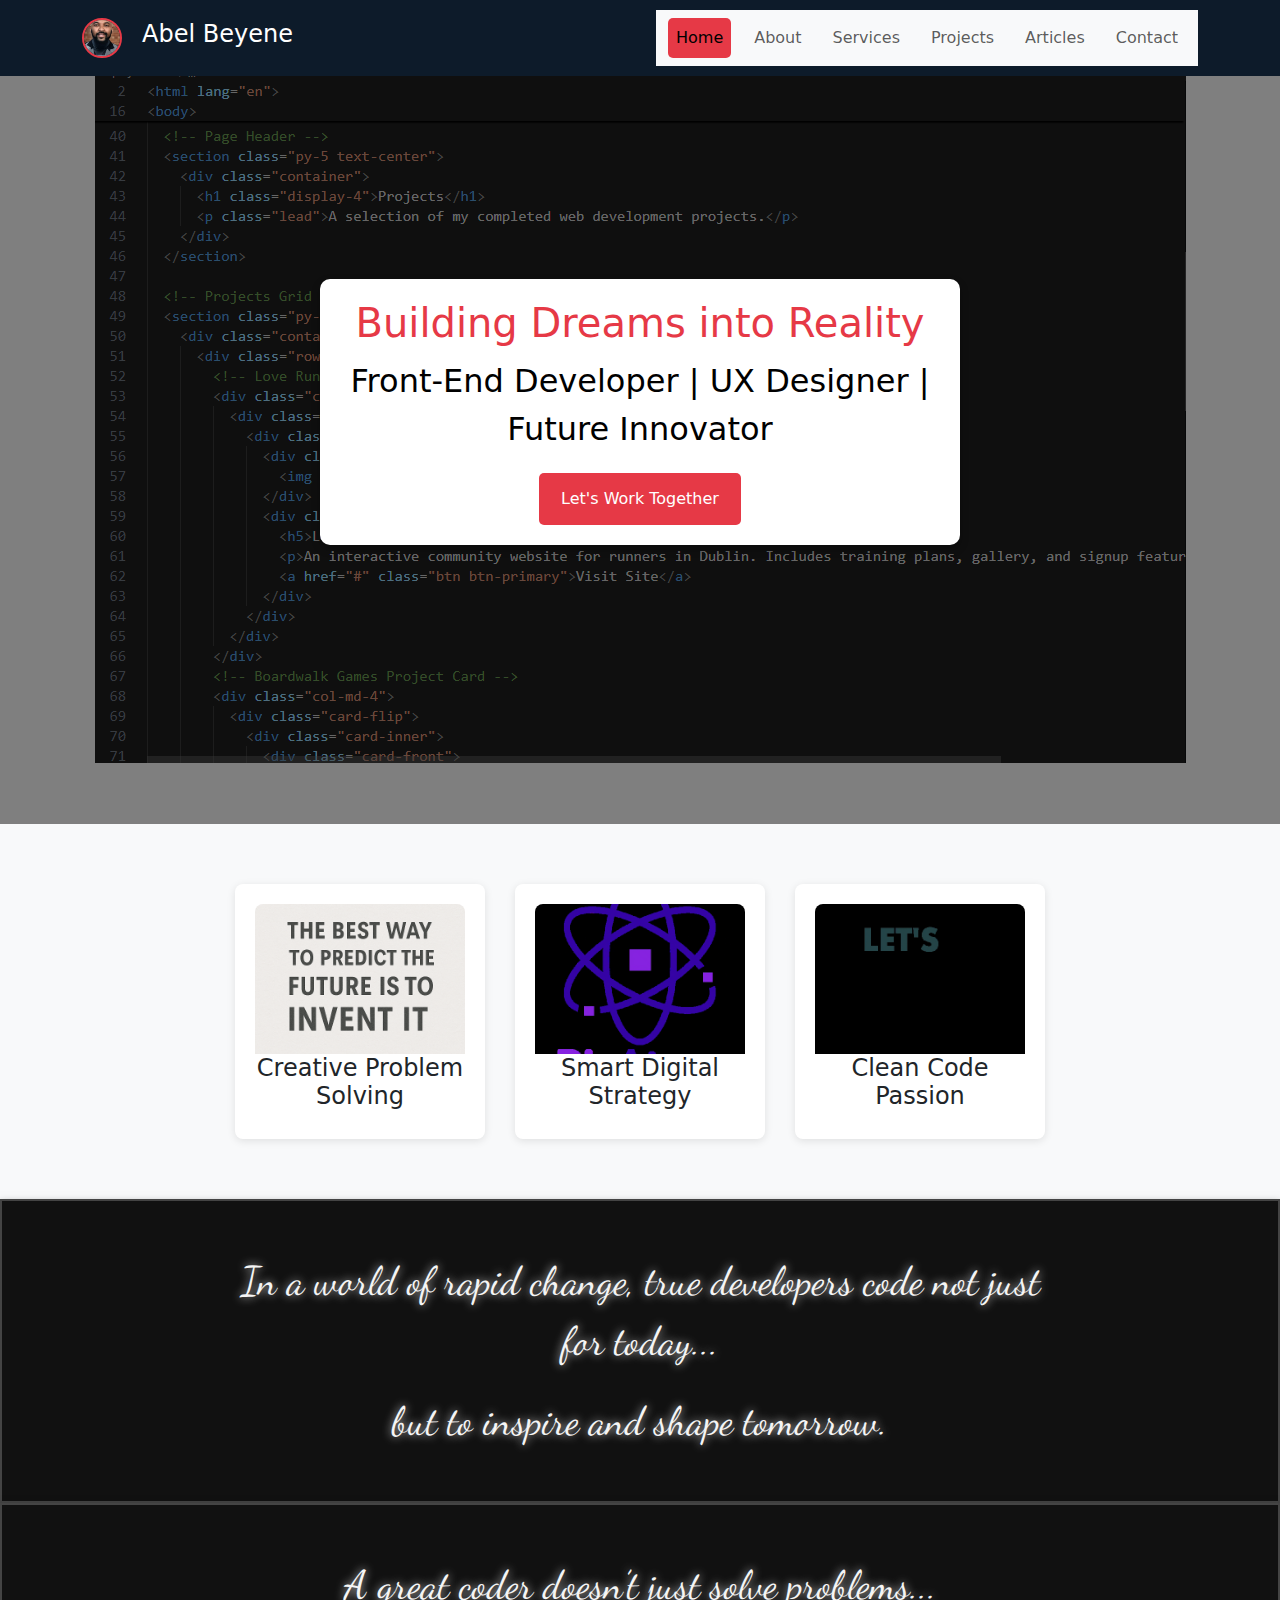
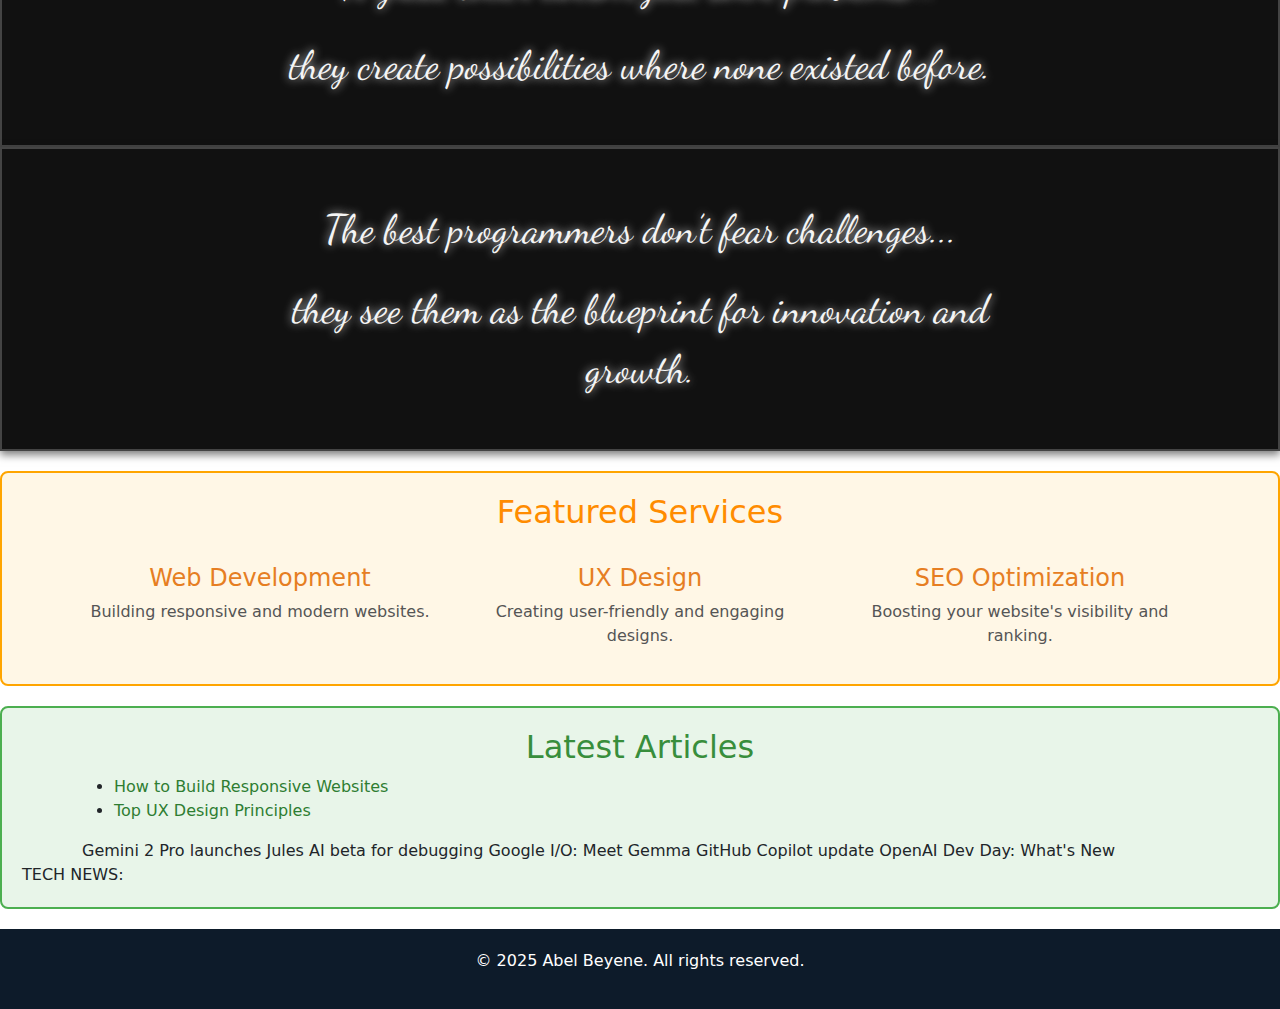
<file: index.html>
<!DOCTYPE html>
<html lang="en">

<head>
  <meta charset="UTF-8">
  <meta name="viewport" content="width=device-width, initial-scale=1.0">
  <title>Abel Beyene - Portfolio</title>
  <link rel="stylesheet" href="assets/css/style.css">
  <!-- Bootstrap CSS -->
  <link href="https://cdn.jsdelivr.net/npm/bootstrap@5.3.0/dist/css/bootstrap.min.css" rel="stylesheet">
  <link href="https://fonts.googleapis.com/css2?family=Pacifico&display=swap" rel="stylesheet">
  <link href="https://fonts.googleapis.com/css2?family=Great+Vibes&display=swap" rel="stylesheet">
  <link href="https://fonts.googleapis.com/css2?family=Dancing+Script&display=swap" rel="stylesheet">
</head>

<body>

  <!-- --------------------------------------------------
  Section: Navigation
  Description: Contains the header, logo, and navigation links.
  Matches CSS: .header, .nav-container, .navbar
  Appears on: All pages
  -------------------------------------------------- -->
  <header class="header">
    <div class="container nav-container">
      <div class="logo-profile">
        <img src="assets/images/profile.jpg" alt="Abel Profile" class="profile-img">
        <h1 class="logo-text">Abel Beyene</h1>
      </div>
      <nav class="navbar navbar-expand-lg navbar-light bg-light">
        <div class="container-fluid">
          <button class="navbar-toggler" type="button" data-bs-toggle="collapse" data-bs-target="#navbarNav"
            aria-controls="navbarNav" aria-expanded="false" aria-label="Toggle navigation">
            <span class="navbar-toggler-icon"></span>
          </button>
          <div class="collapse navbar-collapse" id="navbarNav">
            <ul class="navbar-nav">
              <li class="nav-item">
                <a class="nav-link active" href="index.html">Home</a>
              </li>
              <li class="nav-item">
                <a class="nav-link" href="about.html">About</a>
              </li>
              <li class="nav-item">
                <a class="nav-link" href="services.html">Services</a>
              </li>
              <li class="nav-item">
                <a class="nav-link" href="projects.html">Projects</a>
              </li>
              <li class="nav-item">
                <a class="nav-link" href="articles.html">Articles</a>
              </li>
              <li class="nav-item">
                <a class="nav-link" href="contact.html">Contact</a>
              </li>
            </ul>
          </div>
        </div>
      </nav>
    </div>
  </header>

  <!-- --------------------------------------------------
  Section: Hero Section
  Description: Displays the hero image and introductory text.
  Matches CSS: .hero-section, .hero-bg, .hero-text
  Appears on: Home page
  -------------------------------------------------- -->
  <section class="hero-section">
    <div class="hero-bg">
      <img src="assets/images/typing code in background.png" alt="Coding Background">
    </div>
    <div class="hero-text">
      <h2 class="highlight-text">Building Dreams into Reality</h2>
      <p>Front-End Developer | UX Designer | Future Innovator</p>
      <a href="contact.html" class="btn-primary">Let's Work Together</a>
    </div>
  </section>

  <!-- --------------------------------------------------
  Section: Highlights Section
  Description: Highlights key skills or services using cards.
  Matches CSS: .highlights, .highlights-grid, .highlight-card
  Appears on: Home page
  -------------------------------------------------- -->
  <section class="highlights">
    <div class="container highlights-grid">
      <div class="highlight-card">
        <img src="assets/images/motavational-creative-image.png" alt="Motivational">
        <h4>Creative Problem Solving</h4>
      </div>
      <div class="highlight-card">
        <img src="assets/images/marketing digital GIF by PixAtom.gif" alt="Digital Marketing">
        <h4>Smart Digital Strategy</h4>
      </div>
      <div class="highlight-card">
        <img src="assets/images/lets code blinking.gif" alt="Let's Code">
        <h4>Clean Code Passion</h4>
      </div>
    </div>
  </section>

  <!-- --------------------------------------------------
  Section: Neon Quote Section (Quote 1)
  Description: Displays the first motivational quote in neon style.
  Matches CSS: .neon-quote-box, .quote1
  -------------------------------------------------- -->
  <section class="neon-quote-box full-bg quote1">
    <div class="quote-container">
      <p class="neon-line1">In a world of rapid change, true developers code not just for today... </p>
      <p class="additional-text">but to inspire and
        shape tomorrow.</p>
    </div>
  </section>

  <!-- --------------------------------------------------
  Section: Neon Quote Section (Quote 2)
  Description: Displays the second motivational quote in neon style.
  Matches CSS: .neon-quote-box, .quote2
  -------------------------------------------------- -->
  <section class="neon-quote-box full-bg quote2">
    <div class="quote-container">
      <p class="neon-line2"> A great coder doesn’t just solve problems... </p>
      <p class="additional-text">they create possibilities where none existed
        before.</p>
    </div>
  </section>

  <!-- --------------------------------------------------
  Section: Neon Quote Section (Quote 3)
  Description: Displays the third motivational quote in neon style.
  Matches CSS: .neon-quote-box, .quote3
  -------------------------------------------------- -->
  <section class="neon-quote-box full-bg quote3">
    <div class="quote-container">
      <p class="neon-line3">The best programmers don’t fear challenges... </p>
      <p class="additional-text">they see them as the blueprint for innovation
        and growth.</p>
    </div>
  </section>

  <!-- --------------------------------------------------
  Section: Services Section
  Description: Displays the services offered with icons and descriptions.
  Matches CSS: .services, .service-icon
  Appears on: Services page
  -------------------------------------------------- -->
  <a href="services.html" class="services-link">
    <section class="services">
      <div class="container">
        <h2>Featured Services</h2><br>
        <div class="row">
          <div class="col-md-4 text-center">
            <h4>Web Development</h4>
            <p>Building responsive and modern websites.</p>
          </div>
          <div class="col-md-4 text-center">
            <h4>UX Design</h4>
            <p>Creating user-friendly and engaging designs.</p>
          </div>
          <div class="col-md-4 text-center">
            <h4>SEO Optimization</h4>
            <p>Boosting your website's visibility and ranking.</p>
          </div>
        </div>
      </div>
    </section>
  </a>
  <!-- --------------------------------------------------
  Section: Articles Section
  Description: Updated the news ticker design to include thin vertical red lines between items and changed 'TECH NEWS:' label background to red.
  -------------------------------------------------- -->
  <section class="articles">
    <div class="container">
      <h2>Latest Articles</h2>
      <ul class="articles-list">
        <li><a href="article1.html">How to Build Responsive Websites</a></li>
        <li><a href="article2.html">Top UX Design Principles</a></li>
      </ul>
      <!-- News Ticker -->
      <div class="news-ticker">
        <div class="ticker-content">
          <span>Gemini 2 Pro launches</span>
          <span>Jules AI beta for debugging</span>
          <span>Google I/O: Meet Gemma</span>
          <span>GitHub Copilot update</span>
          <span>OpenAI Dev Day: What's New</span>
        </div>
      </div>
    </div>
    <div class="ticker-label">TECH NEWS:</div>
  </section>

  <!-- --------------------------------------------------
  Section: Footer
  Description: Displays the footer with copyright information.
  Matches CSS: .footer
  Appears on: All pages
  -------------------------------------------------- -->
  <footer class="footer">
    <p>© 2025 Abel Beyene. All rights reserved.</p>
  </footer>

  <!-- Bootstrap JS -->
  <script src="https://cdn.jsdelivr.net/npm/bootstrap@5.3.0/dist/js/bootstrap.bundle.min.js"></script>
  <script>
  
    // JavaScript to make the articles section clickable
    document.querySelector('.articles').addEventListener('click', () => {
      window.location.href = 'articles.html'; // Redirect to the Articles page
    });

    document.querySelector('.projects-link').addEventListener('click', (e) => {
      window.location.href = 'projects.html';
    });

    // JavaScript to ensure projects-timeline-section only appears in projects.html
    if (window.location.pathname.includes('index.html')) {
      const projectsTimelineSection = document.querySelector('.projects-timeline-section');
      if (projectsTimelineSection) {
        projectsTimelineSection.remove(); // Remove the section from index.html
      }
    }
  </script>
</body>

</html>
</file>
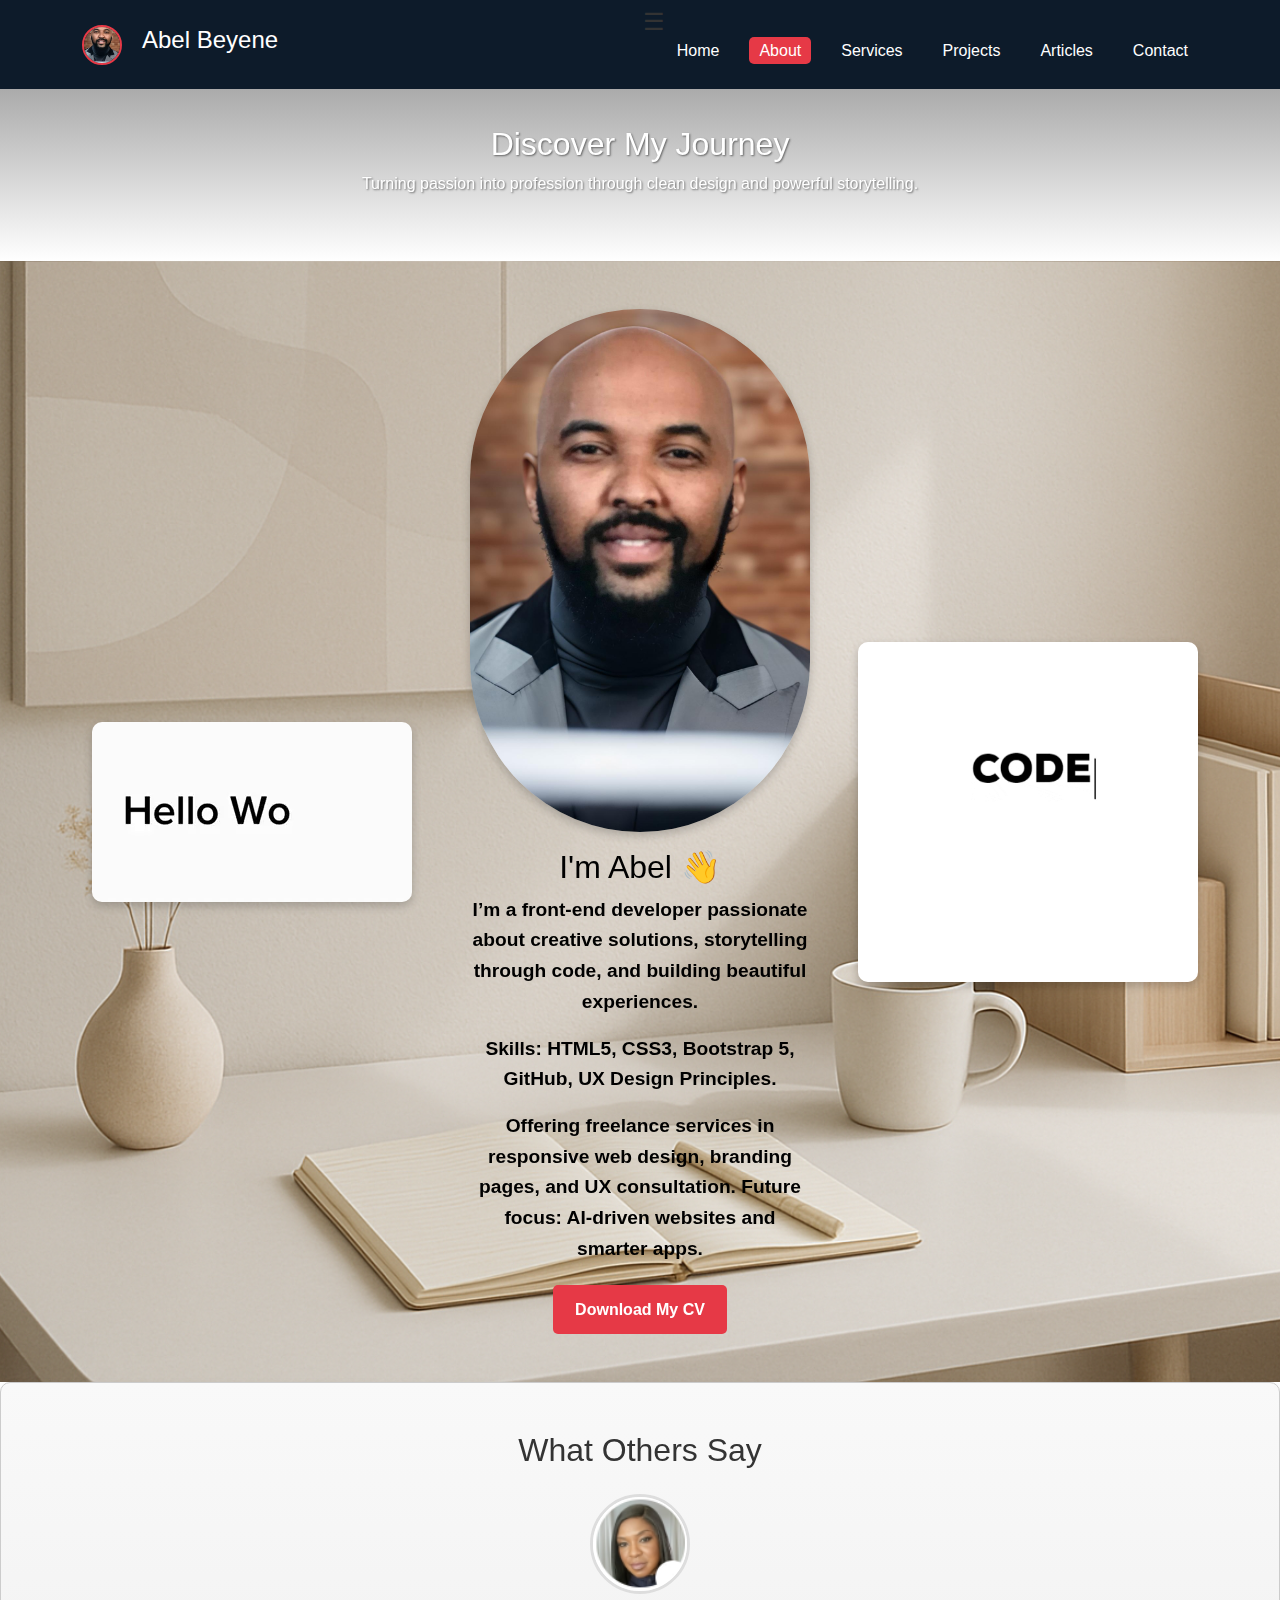
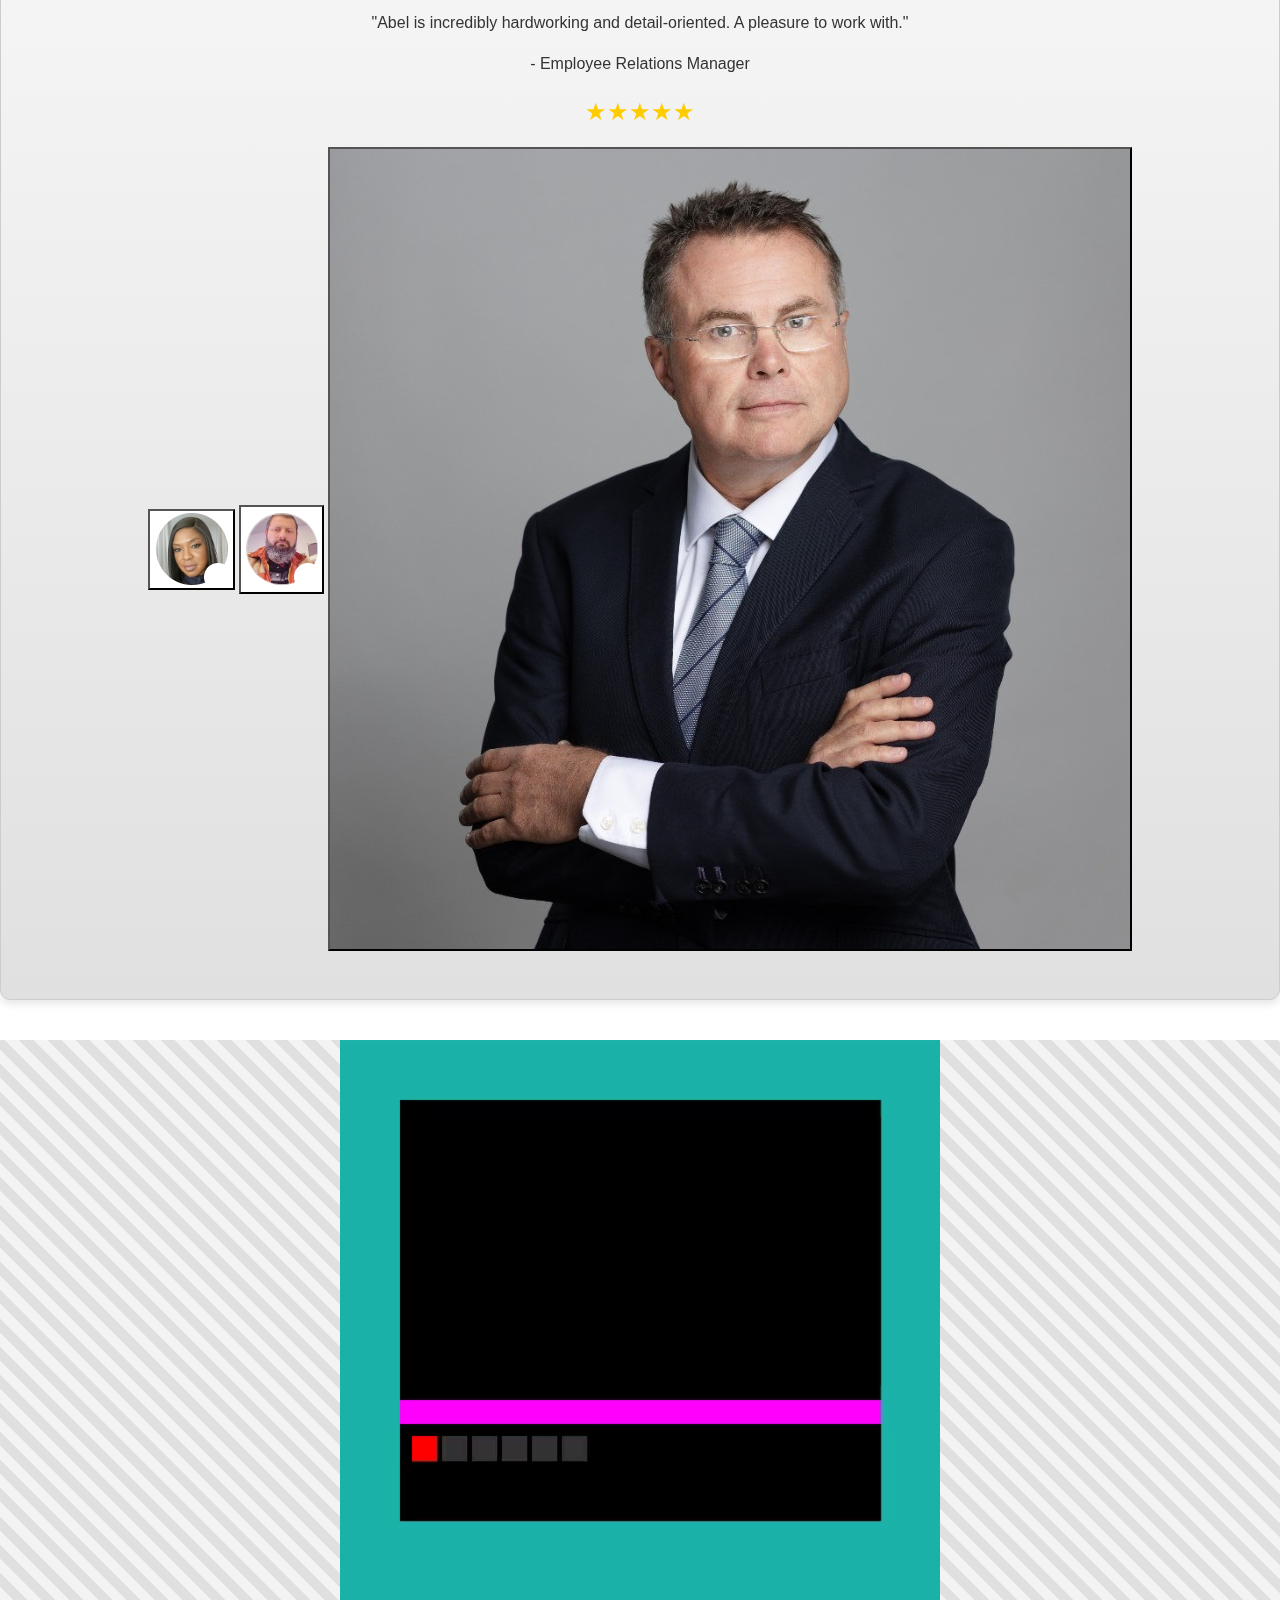
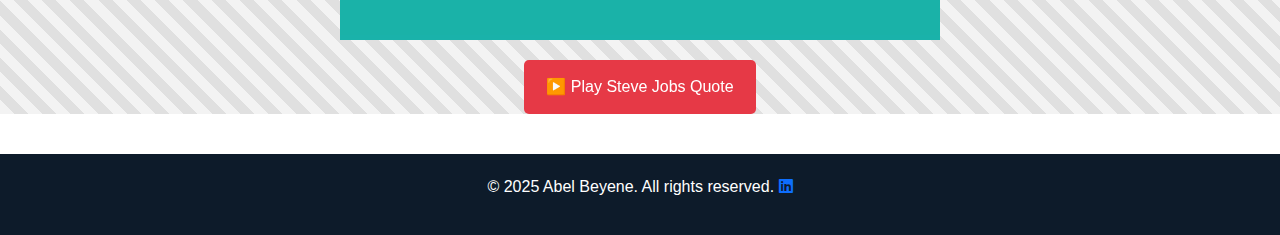
<file: about.html>
<!DOCTYPE html>
<html lang="en">

<head>
    <meta charset="UTF-8">
    <meta name="viewport" content="width=device-width, initial-scale=1.0">
    <title>About Me - Abel Beyene</title>
    <link href="https://cdn.jsdelivr.net/npm/bootstrap@5.3.0/dist/css/bootstrap.min.css" rel="stylesheet">
    <link rel="stylesheet" href="assets/css/style.css">
    <link rel="stylesheet" href="https://cdnjs.cloudflare.com/ajax/libs/font-awesome/6.4.0/css/all.min.css">
    <style>
        .video-container video {
            max-width: 600px;
            margin: 0 auto;
            display: block;
        }

        .about-content {
            background-image: url('assets/images/professional_background.png');
            background-size: cover;
            background-position: center;
        }

        .about-hero {
            background: linear-gradient(to right, #4a90e2, #50e3c2);
            color: white;
            text-shadow: 1px 1px 2px rgba(0, 0, 0, 0.5);
        }
    </style>
</head>

<body>

    <!-- Navigation -->
    <header class="header">
        <div class="container nav-container">
            <div class="logo-profile">
                <img src="assets/images/profile.jpg" alt="Abel Profile" class="profile-img">
                <h1 class="logo-text">Abel Beyene</h1>
            </div>
            <nav>
                <button class="navbar-toggler" type="button" data-bs-toggle="collapse" data-bs-target="#navbarNav"
                    aria-controls="navbarNav" aria-expanded="false" aria-label="Toggle navigation">
                    <span class="navbar-toggler-icon"></span>
                </button>
                <div class="collapse navbar-collapse" id="navbarNav">
                    <ul class="nav-links">
                        <li><a href="index.html">Home</a></li>
                        <li><a href="about.html" class="active">About</a></li>
                        <li><a href="services.html">Services</a></li>
                        <li><a href="projects.html">Projects</a></li>
                        <li><a href="articles.html">Articles</a></li>
                        <li><a href="contact.html">Contact</a></li>
                    </ul>
                </div>
            </nav>
        </div>
    </header>

    <!-- About Hero -->
    <section class="about-hero fixed-bg text-center py-5"
        style="background: linear-gradient(to bottom, rgba(0, 0, 0, 0.5), rgba(255, 255, 255, 0.5)); color: white; text-shadow: 1px 1px 2px rgba(0, 0, 0, 0.5);">
        <div class="container">
            <br>
            <br>
            <br>
            <h2>Discover My Journey</h2>
            <p>Turning passion into profession through clean design and powerful storytelling.</p>
        </div>
    </section>

    <!-- About Content -->
    <section class="about-content py-5">
        <div class="container">
            <div class="row g-5 align-items-center">

                <!-- Hello World GIF -->
                <div class="col-md-4 text-center">
                    <img src="assets/images/hello_world.gif" alt="Hello World GIF" class="about-gif">
                </div>

                <!-- Profile and About Text -->
                <div class="col-md-4 text-center"
                    style="color: black; font-weight: bold; font-size: 1.2em; font-family: 'Arial', sans-serif;">
                    <img src="assets/images/profile.jpg" alt="Abel Beyene" class="profile-photo mb-3">
                    <h2>I'm Abel 👋</h2>
                    <p>I’m a front-end developer passionate about creative solutions, storytelling through code, and
                        building beautiful experiences.</p>
                    <p>Skills: HTML5, CSS3, Bootstrap 5, GitHub, UX Design Principles.</p>
                    <p>Offering freelance services in responsive web design, branding pages, and UX consultation. Future
                        focus: AI-driven websites and smarter apps.</p>
                    <div class="download-button">
                        <a href="assets/docs/abel_cv_2025.pdf" download class="btn-primary">Download My CV</a>
                    </div>
                </div>

                <!-- Code is Poetry GIF -->
                <div class="col-md-4 text-center">
                    <img src="assets/images/coding_is_poetry.gif" alt="Coding is Poetry GIF" class="about-gif">
                </div>

            </div>
        </div>
    </section>

    <!-- Testimonials Section -->
    <section class="testimonials-section py-5"
        style="background: linear-gradient(to bottom, #f9f9f9, #e0e0e0); border: 1px solid #ccc; border-radius: 10px; box-shadow: 0 4px 8px rgba(0, 0, 0, 0.1);">
        <div class="container">
            <h2>What Others Say</h2>
            <div id="testimonialCarousel" class="carousel slide" data-bs-ride="carousel">
                <div class="carousel-inner">

                    <!-- Testimonial 1 -->
                    <div class="carousel-item active">
                        <div class="testimonial text-center">
                            <img src="assets/images/employee_relations_manager.png" alt="Employee Relations Manager"
                                class="rounded-circle mb-3 testimonial-image">
                            <p>"Abel is incredibly hardworking and detail-oriented. A pleasure to work with."</p>
                            <p>- Employee Relations Manager</p>
                            <div class="rating">★★★★★</div>
                        </div>
                    </div>

                    <!-- Testimonial 2 -->
                    <div class="carousel-item">
                        <div class="testimonial text-center">
                            <img src="assets/images/my_coding_teacher.png" alt="Coding Instructor"
                                class="rounded-circle mb-3 testimonial-image">
                            <p>"Excellent performance. Shows great potential in web development."</p>
                            <p>- Coding Instructor</p>
                            <div class="rating">★★★★★</div>
                        </div>
                    </div>

                    <!-- Testimonial 3 -->
                    <div class="carousel-item">
                        <div class="testimonial text-center">
                            <img src="assets/images/my_mentor_stephen_owen.jpeg" alt="Mentor Stephen Owen"
                                class="rounded-circle mb-3 testimonial-image">
                            <p>"Abel demonstrates outstanding dedication and continuous improvement. Highly
                                recommended."</p>
                            <p>- Mentor Stephen Owen</p>
                            <div class="rating">★★★★★</div>
                        </div>
                    </div>

                </div>                <!-- Custom Testimonial Navigation -->
                <div class="testimonial-nav">
                    <button type="button" data-bs-target="#testimonialCarousel" data-bs-slide-to="0" class="nav-thumb active"
                        aria-current="true" aria-label="Employee Relations Manager">
                        <img src="assets/images/employee_relations_manager.png" alt="Employee Relations Manager">
                    </button>
                    <button type="button" data-bs-target="#testimonialCarousel" data-bs-slide-to="1" class="nav-thumb"
                        aria-label="Coding Instructor">
                        <img src="assets/images/my_coding_teacher.png" alt="Coding Instructor">
                    </button>
                    <button type="button" data-bs-target="#testimonialCarousel" data-bs-slide-to="2" class="nav-thumb"
                        aria-label="Mentor Stephen Owen">
                        <img src="assets/images/my_mentor_stephen_owen.jpeg" alt="Mentor Stephen Owen">
                    </button>
                </div>
            </div>
        </div>
    </section>

    <!-- Steve Jobs Inspiration Video -->
    <section class="motivation-video"
        style="background: repeating-linear-gradient(45deg, #f3f3f3, #f3f3f3 10px, #e0e0e0 10px, #e0e0e0 20px);">
        <div class="video-container">
            <video id="steveVideo" width="100%" style="max-width: 600px;">
                <source src="assets/images/about_me_steve_jobs.mp4" type="video/mp4">
                Your browser does not support the video tag.
            </video>
            <button class="btn-primary" onclick="document.getElementById('steveVideo').play();">▶️ Play Steve Jobs Quote
            </button>
        </div>
    </section>
    <!-- Footer -->
    <footer class="footer">
        <p>© 2025 Abel Beyene. All rights reserved. <a href="https://www.linkedin.com/in/abel-beyene-17847874/" target="_blank" rel="noopener" aria-label="Visit Abel Beyene's LinkedIn profile"><i class="fab fa-linkedin"></i></a></p>
    </footer>

    <!-- Bootstrap JavaScript -->
    <script src="https://cdn.jsdelivr.net/npm/bootstrap@5.3.0/dist/js/bootstrap.bundle.min.js"></script>
    <script>
        // Auto-set active nav item based on current page
        document.addEventListener('DOMContentLoaded', function() {
            const currentPage = window.location.pathname.split('/').pop() || 'index.html';
            document.querySelectorAll('.nav-link').forEach(link => {
                if (link.getAttribute('href') === currentPage) {
                    link.classList.add('active');
                } else {
                    link.classList.remove('active');
                }
            });
        });
    </script>
</body>

</html>
</file>
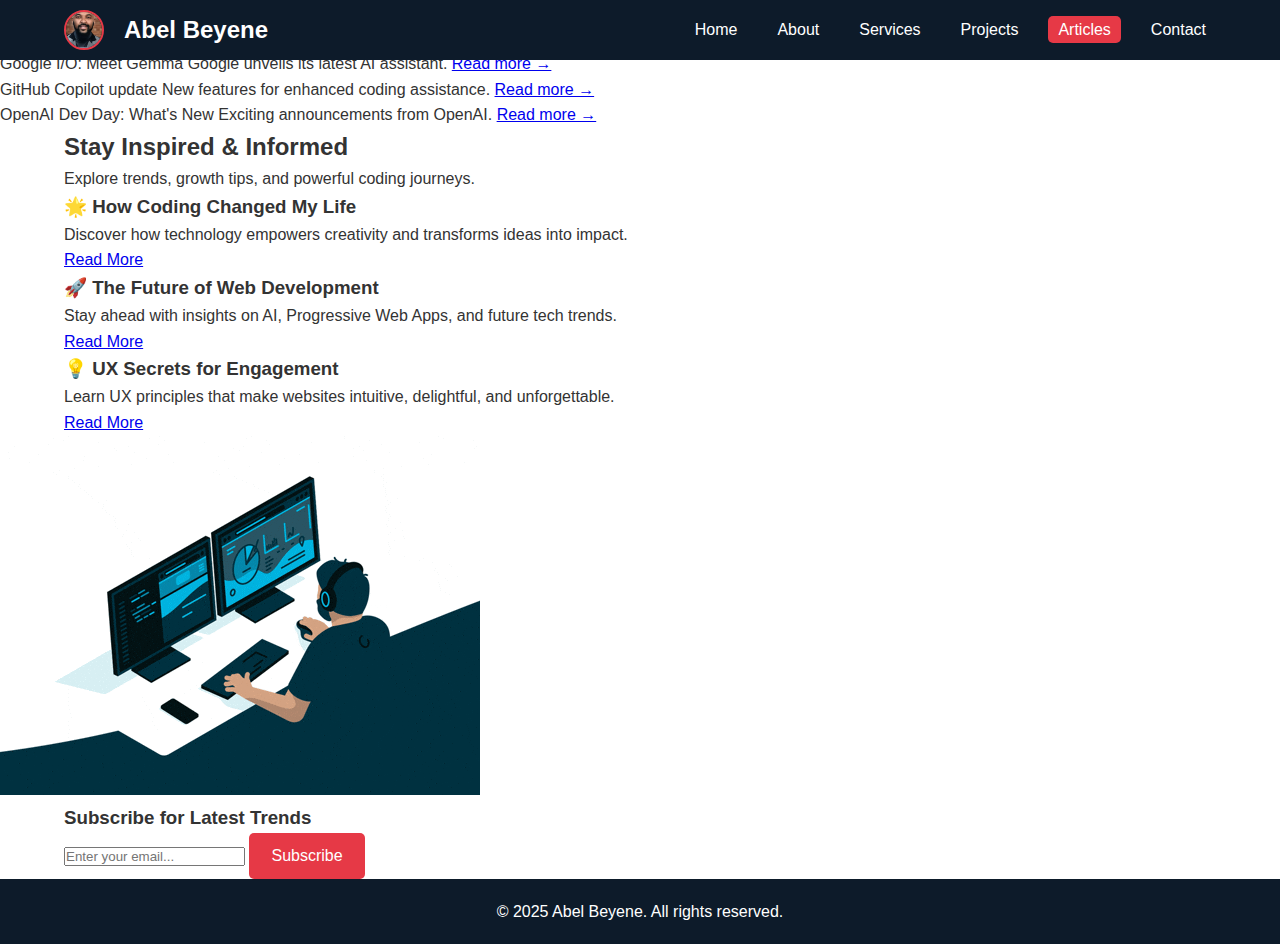
<file: articles.html>
<!DOCTYPE html>
<html lang="en">
<head>
    <meta charset="UTF-8">
    <meta name="viewport" content="width=device-width, initial-scale=1.0">
    <title>Articles - Abel Beyene</title>
    <link rel="stylesheet" href="assets/css/style.css">
</head>
<body>

    <!-- Navigation -->
    <header class="header">
        <div class="container nav-container">
            <div class="logo-profile">
                <img src="assets/images/profile.jpg" alt="Abel Profile" class="profile-img">
                <h1 class="logo-text">Abel Beyene</h1>
            </div>
            <nav>
                <ul class="nav-links">
                    <li><a href="index.html">Home</a></li>
                    <li><a href="about.html">About</a></li>
                    <li><a href="services.html">Services</a></li>
                    <li><a href="projects.html">Projects</a></li>
                    <li><a href="articles.html" class="active">Articles</a></li>
                    <li><a href="contact.html">Contact</a></li>
                </ul>
            </nav>
        </div>
    </header>

    <!-- News Ticker -->
    <div class="news-ticker-detailed">
        <div class="ticker-content">
            <div class="ticker-item">
                <span class="title">Gemini 2 Pro launches</span>
                <span class="summary">A revolutionary AI-powered IDE for developers. <a href="https://example.com">Read more →</a></span>
            </div>
            <div class="ticker-item">
                <span class="title">Jules AI beta for debugging</span>
                <span class="summary">Streamline your debugging process with AI. <a href="https://example.com">Read more →</a></span>
            </div>
            <div class="ticker-item">
                <span class="title">Google I/O: Meet Gemma</span>
                <span class="summary">Google unveils its latest AI assistant. <a href="https://example.com">Read more →</a></span>
            </div>
            <div class="ticker-item">
                <span class="title">GitHub Copilot update</span>
                <span class="summary">New features for enhanced coding assistance. <a href="https://example.com">Read more →</a></span>
            </div>
            <div class="ticker-item">
                <span class="title">OpenAI Dev Day: What's New</span>
                <span class="summary">Exciting announcements from OpenAI. <a href="https://example.com">Read more →</a></span>
            </div>
        </div>
    </div>

    <!-- Articles Hero -->
    <section class="articles-hero">
        <div class="container">
            <h2>Stay Inspired & Informed</h2>
            <p>Explore trends, growth tips, and powerful coding journeys.</p>
        </div>
    </section>

    <!-- Featured Articles -->
    <section class="articles-grid">
        <div class="container grid-container">

            <div class="article-card">
                <h3>🌟 How Coding Changed My Life</h3>
                <p>Discover how technology empowers creativity and transforms ideas into impact.</p>
                <a href="https://www.freecodecamp.org/news/how-learning-to-code-changed-my-life/" target="_blank">Read More</a>
            </div>

            <div class="article-card">
                <h3>🚀 The Future of Web Development</h3>
                <p>Stay ahead with insights on AI, Progressive Web Apps, and future tech trends.</p>
                <a href="https://www.smashingmagazine.com/2023/01/web-development-trends-2023/" target="_blank">Read More</a>
            </div>

            <div class="article-card">
                <h3>💡 UX Secrets for Engagement</h3>
                <p>Learn UX principles that make websites intuitive, delightful, and unforgettable.</p>
                <a href="https://uxdesign.cc/ux-design-principles-every-designer-should-know-31ad9c85a10d" target="_blank">Read More</a>
            </div>

        </div>
    </section>

    <!-- Newsletter Signup Section -->
    <section class="newsletter-signup">
    <div class="newsletter-bg">
        <img src="assets/images/Coding Work From Home.gif" alt="Newsletter Background">
    </div>
    <div class="container signup-content">
        <h3>Subscribe for Latest Trends</h3>
        <form action="#" method="POST" class="newsletter-form">
            <input type="email" name="email" list="email-domains" placeholder="Enter your email..." required>
            <datalist id="email-domains">
                <option value="@gmail.com">
                <option value="@gmail.co.uk">
                <option value="@gmail.x">
                <option value="@outlook.com">
                <option value="@outlook.co.uk">
                <option value="@outlook.x">
                <option value="@yahoo.com">
                <option value="@yahoo.co.uk">
                <option value="@yahoo.x">
                <option value="@hotmail.com">
                <option value="@hotmail.co.uk">
                <option value="@hotmail.x">
                <option value="@icloud.com">
                <option value="@icloud.co.uk">
                <option value="@icloud.x">
            </datalist>
            <button type="submit" class="btn-primary">Subscribe</button>
        </form>
    </div>
</section>

    <!-- Footer -->
    <footer class="footer">
        <p>© 2025 Abel Beyene. All rights reserved.</p>
    </footer>

</body>
</html>
</file>
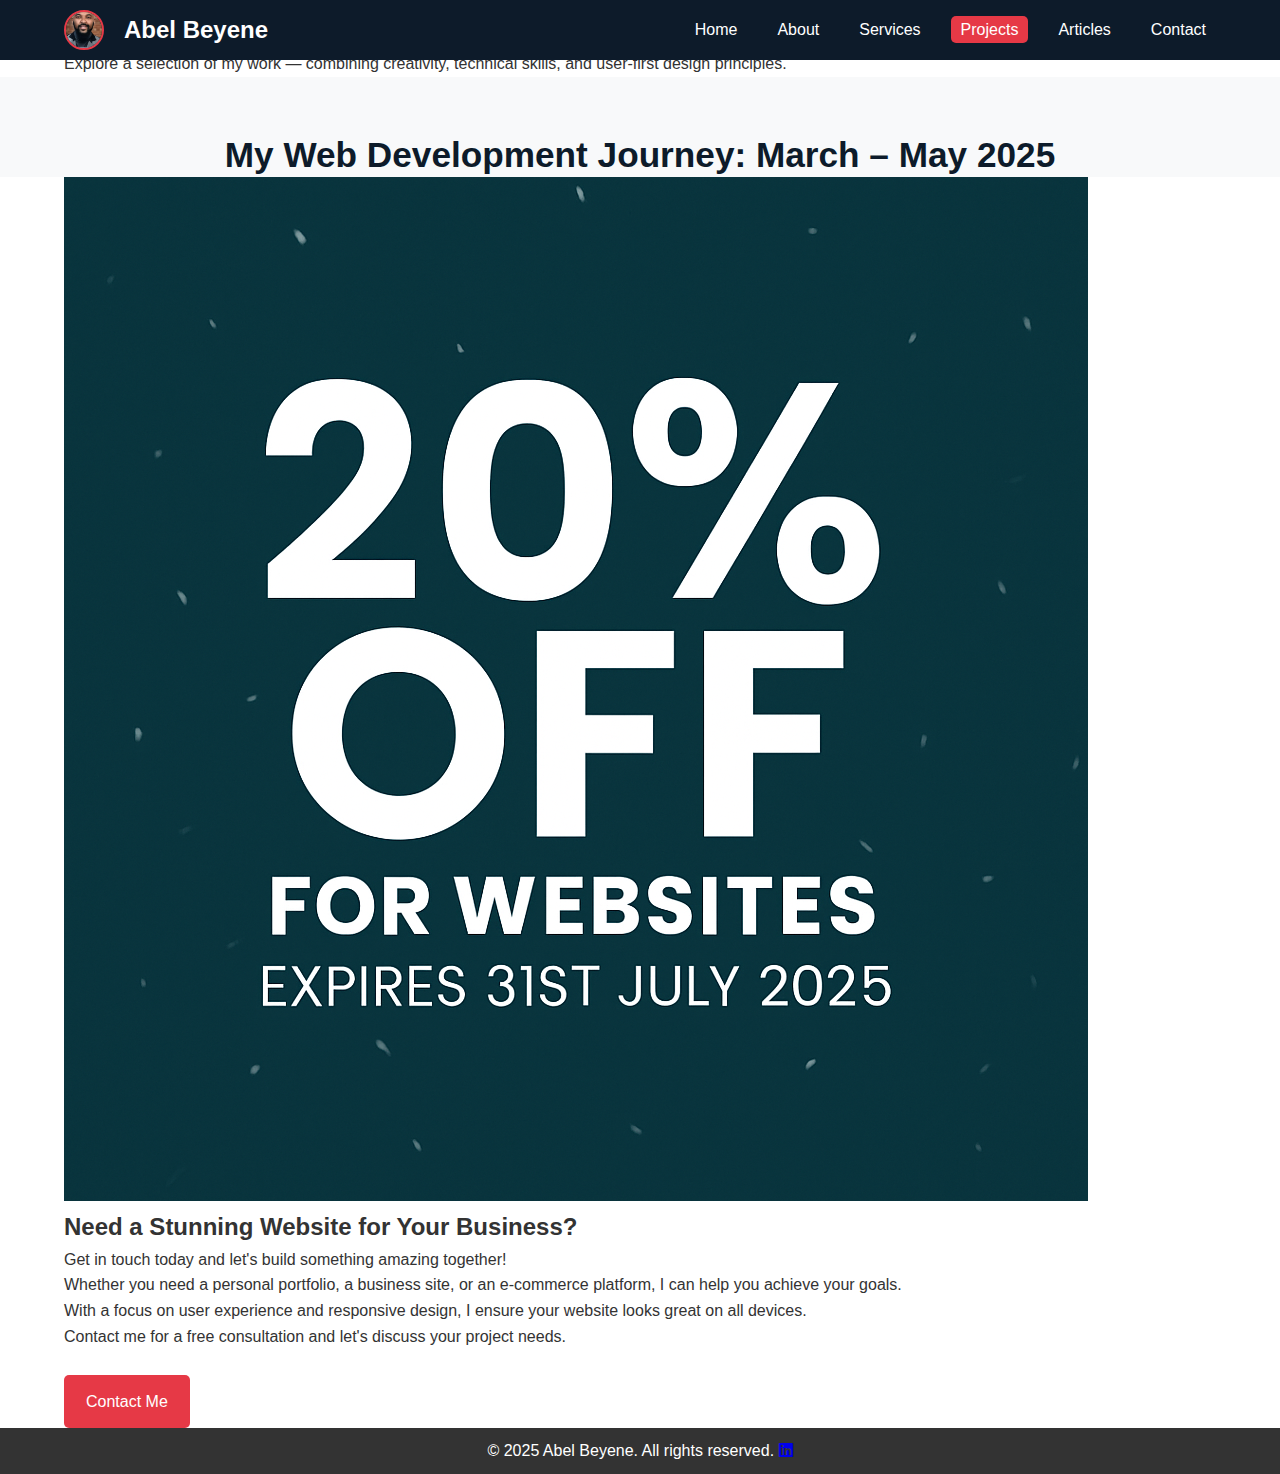
<file: projects.html>
<!DOCTYPE html>
<html lang="en">
<head>
    <meta charset="UTF-8">
    <meta name="viewport" content="width=device-width, initial-scale=1.0">
    <title>Projects - Abel Beyene</title>
    <link rel="stylesheet" href="assets/css/style.css">
    <link rel="stylesheet" href="https://cdnjs.cloudflare.com/ajax/libs/font-awesome/6.4.0/css/all.min.css">
    <!-- Ensure footer stays at the bottom -->
    <style>
        html, body {
            height: 100%;
            margin: 0;
        }
        body {
            display: flex;
            flex-direction: column;
        }
        .footer {
            margin-top: auto;
            background-color: #333;
            color: #fff;
            text-align: center;
            padding: 10px 0;
        }
    </style>
</head>
<body>

    <!-- Navigation -->
    <header class="header">
        <div class="container nav-container">
            <div class="logo-profile">
                <img src="assets/images/profile.jpg" alt="Abel Profile" class="profile-img">
                <h1 class="logo-text">Abel Beyene</h1>
            </div>
            <nav>
                <ul class="nav-links">
                    <li><a href="index.html">Home</a></li>
                    <li><a href="about.html">About</a></li>
                    <li><a href="services.html">Services</a></li>
                    <li><a href="projects.html" class="active">Projects</a></li>
                    <li><a href="articles.html">Articles</a></li>
                    <li><a href="contact.html">Contact</a></li>
                </ul>
            </nav>
        </div>
    </header>

    <!-- Projects Hero -->
    <section class="projects-hero">
        <div class="container">
            <h1>Featured Projects</h1>
            <p>Explore a selection of my work — combining creativity, technical skills, and user-first design principles.</p>
        </div>
    </section>

    <!-- Projects Timeline Section -->
    <section class="projects-timeline-section">
      <div class="timeline-container-wrapper">
        <h2 class="timeline-main-title">My Web Development Journey: March – May 2025</h2>
        <div class="timeline">
          <!-- Project 1 -->
          <div class="timeline-item">
            <div class="timeline-content-wrapper timeline-left">
              <div class="timeline-date-connector">
                <span class="timeline-date">28 March 2025</span>
                <div class="timeline-connector-line"></div>
              </div>
              <div class="timeline-card">
                <a href="https://anaylsethis2020.github.io/love-running/" target="_blank" class="project-title-link">
                  <img src="assets/images/love_running_project.png" alt="Love Running Project Thumbnail" class="timeline-project-image">
                  <h3>Love Running</h3>
                </a>
                <p>Fitness event website designed for runners' communities around the world.</p>
              </div>
            </div>
            <div class="timeline-marker"></div>
          </div>

          <!-- Project 2 -->
          <div class="timeline-item">
            <div class="timeline-content-wrapper timeline-right">
              <div class="timeline-date-connector">
                <span class="timeline-date">14 April 2025</span>
                <div class="timeline-connector-line"></div>
              </div>
              <div class="timeline-card">
                <a href="https://anaylsethis2020.github.io/boardwalk-games/" target="_blank" class="project-title-link">
                  <img src="assets/images/broadwalk_games_project.png" alt="Boardwalk Games Project Thumbnail" class="timeline-project-image">
                  <h3>Boardwalk Games</h3>
                </a>
                <p>A vibrant site promoting carnival games and family entertainment experiences.</p>
              </div>
            </div>
            <div class="timeline-marker"></div>
          </div>

          <!-- Project 3 -->
          <div class="timeline-item">
            <div class="timeline-content-wrapper timeline-left">
              <div class="timeline-date-connector">
                <span class="timeline-date">02 May 2025</span>
                <div class="timeline-connector-line"></div>
              </div>
              <div class="timeline-card">
                <a href="https://anaylsethis2020.github.io/sevenseas-spa/" target="_blank" class="project-title-link">
                  <img src="assets/images/seven_sea_project.png" alt="Seven Seas Spa Project Thumbnail" class="timeline-project-image">
                  <h3>Seven Seas Spa</h3>
                </a>
                <p>Luxury spa website offering wellness retreats and holistic therapies by the ocean.</p>
              </div>
            </div>
            <div class="timeline-marker"></div>
          </div>
        </div>
      </div>
    </section>

    <!-- Discount Banner -->
    <section class="discount-banner">
        <div class="container">
            <img src="assets/images/20_percent_off_discount_banner.png" alt="20% OFF Website Offer - Expires 31 May 2025" class="discount-img">
        </div>
    </section>

    <!-- Call to Action Section -->
    <section class="cta-section">
        <div class="container">
            <h2>Need a Stunning Website for Your Business?</h2>
            <p>Get in touch today and let's build something amazing together!</p>
            <p>Whether you need a personal portfolio, a business site, or an e-commerce platform, I can help you achieve your goals.</p>
            <p>With a focus on user experience and responsive design, I ensure your website looks great on all devices.</p>
            <p>Contact me for a free consultation and let's discuss your project needs.</p>
            <br>
            <a href="contact.html" class="btn-primary">Contact Me</a>
        </div>
    </section>    <!-- Footer -->
    <footer class="footer">
        <p>© 2025 Abel Beyene. All rights reserved. <a href="https://www.linkedin.com/in/abel-beyene-17847874/" target="_blank" rel="noopener" aria-label="Visit Abel Beyene's LinkedIn profile"><i class="fab fa-linkedin"></i></a></p>
    </footer>

    <!-- Bootstrap JavaScript -->
    <script src="https://cdn.jsdelivr.net/npm/bootstrap@5.3.0/dist/js/bootstrap.bundle.min.js"></script>
    <script>
        // Auto-set active nav item based on current page
        document.addEventListener('DOMContentLoaded', function() {
            const currentPage = window.location.pathname.split('/').pop() || 'index.html';
            document.querySelectorAll('.nav-link').forEach(link => {
                if (link.getAttribute('href') === currentPage) {
                    link.classList.add('active');
                } else {
                    link.classList.remove('active');
                }
            });
        });
    </script>
</body>
</html>
</file>
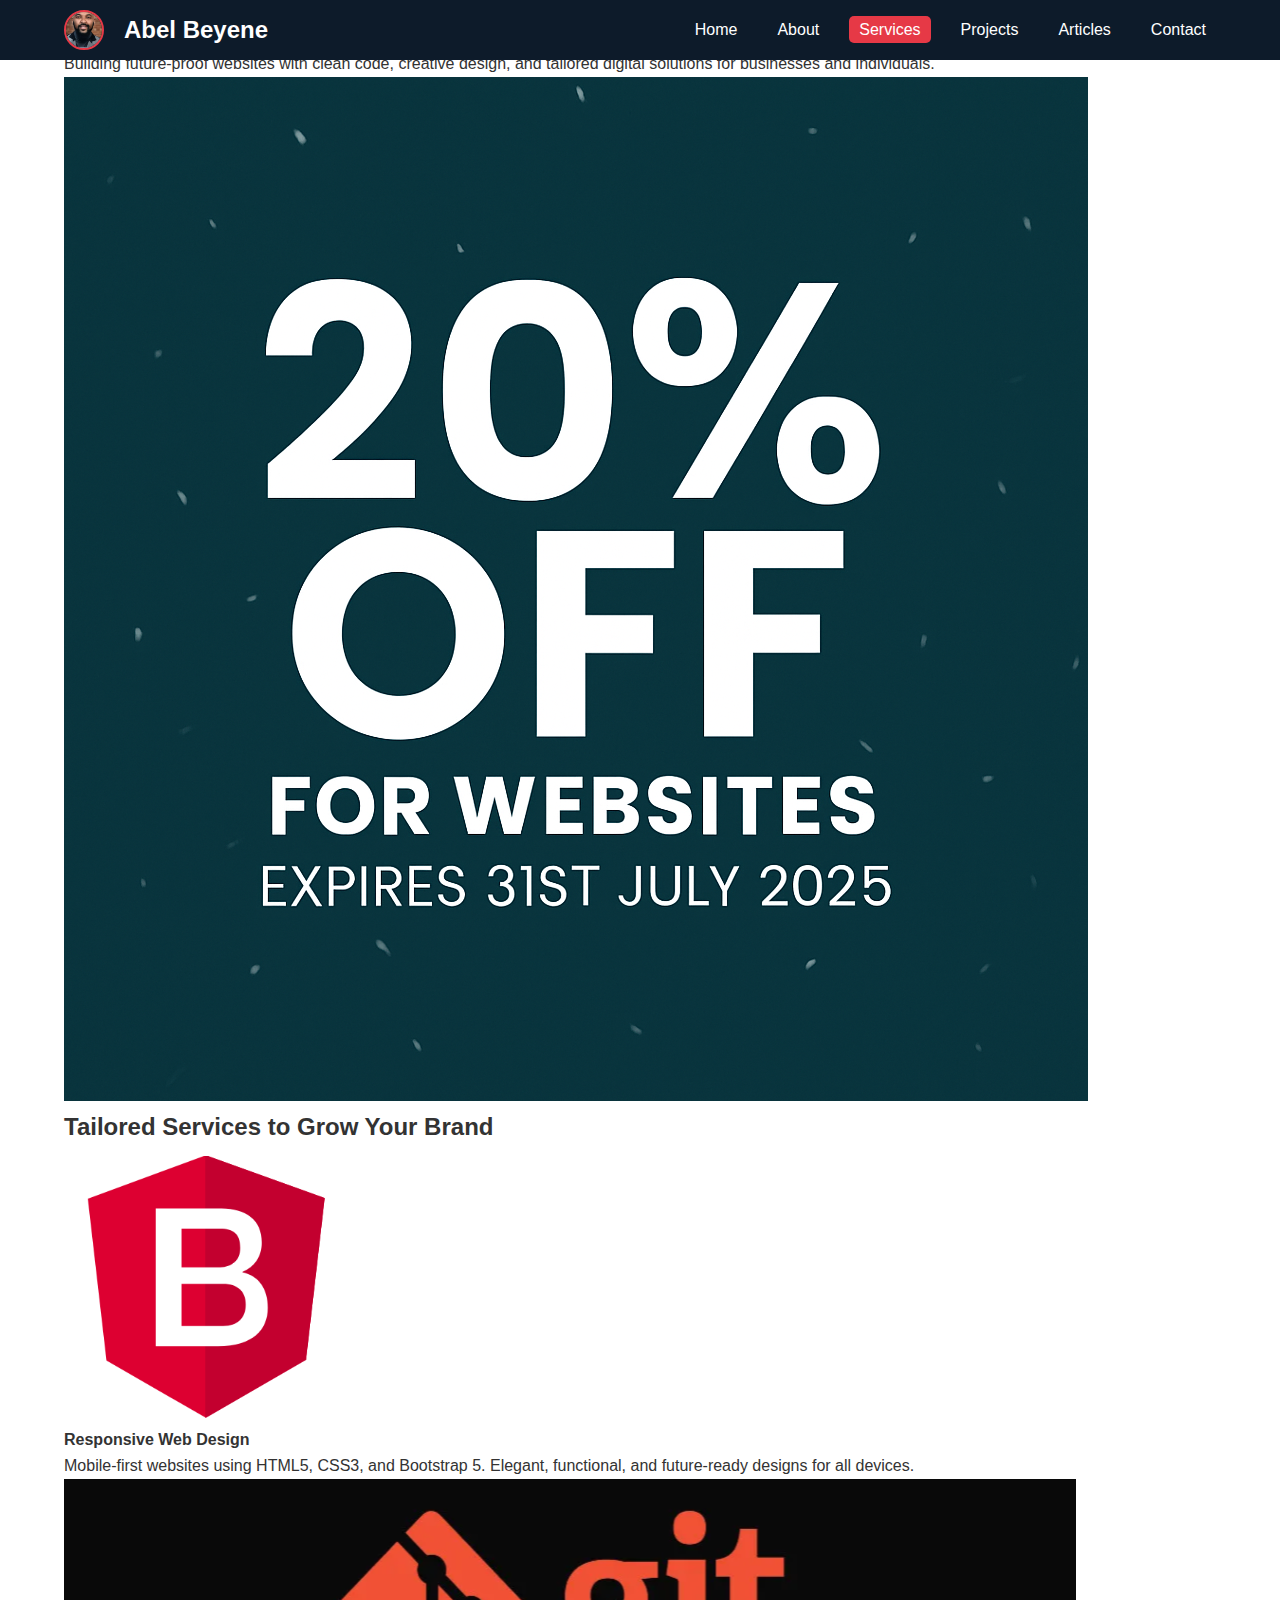
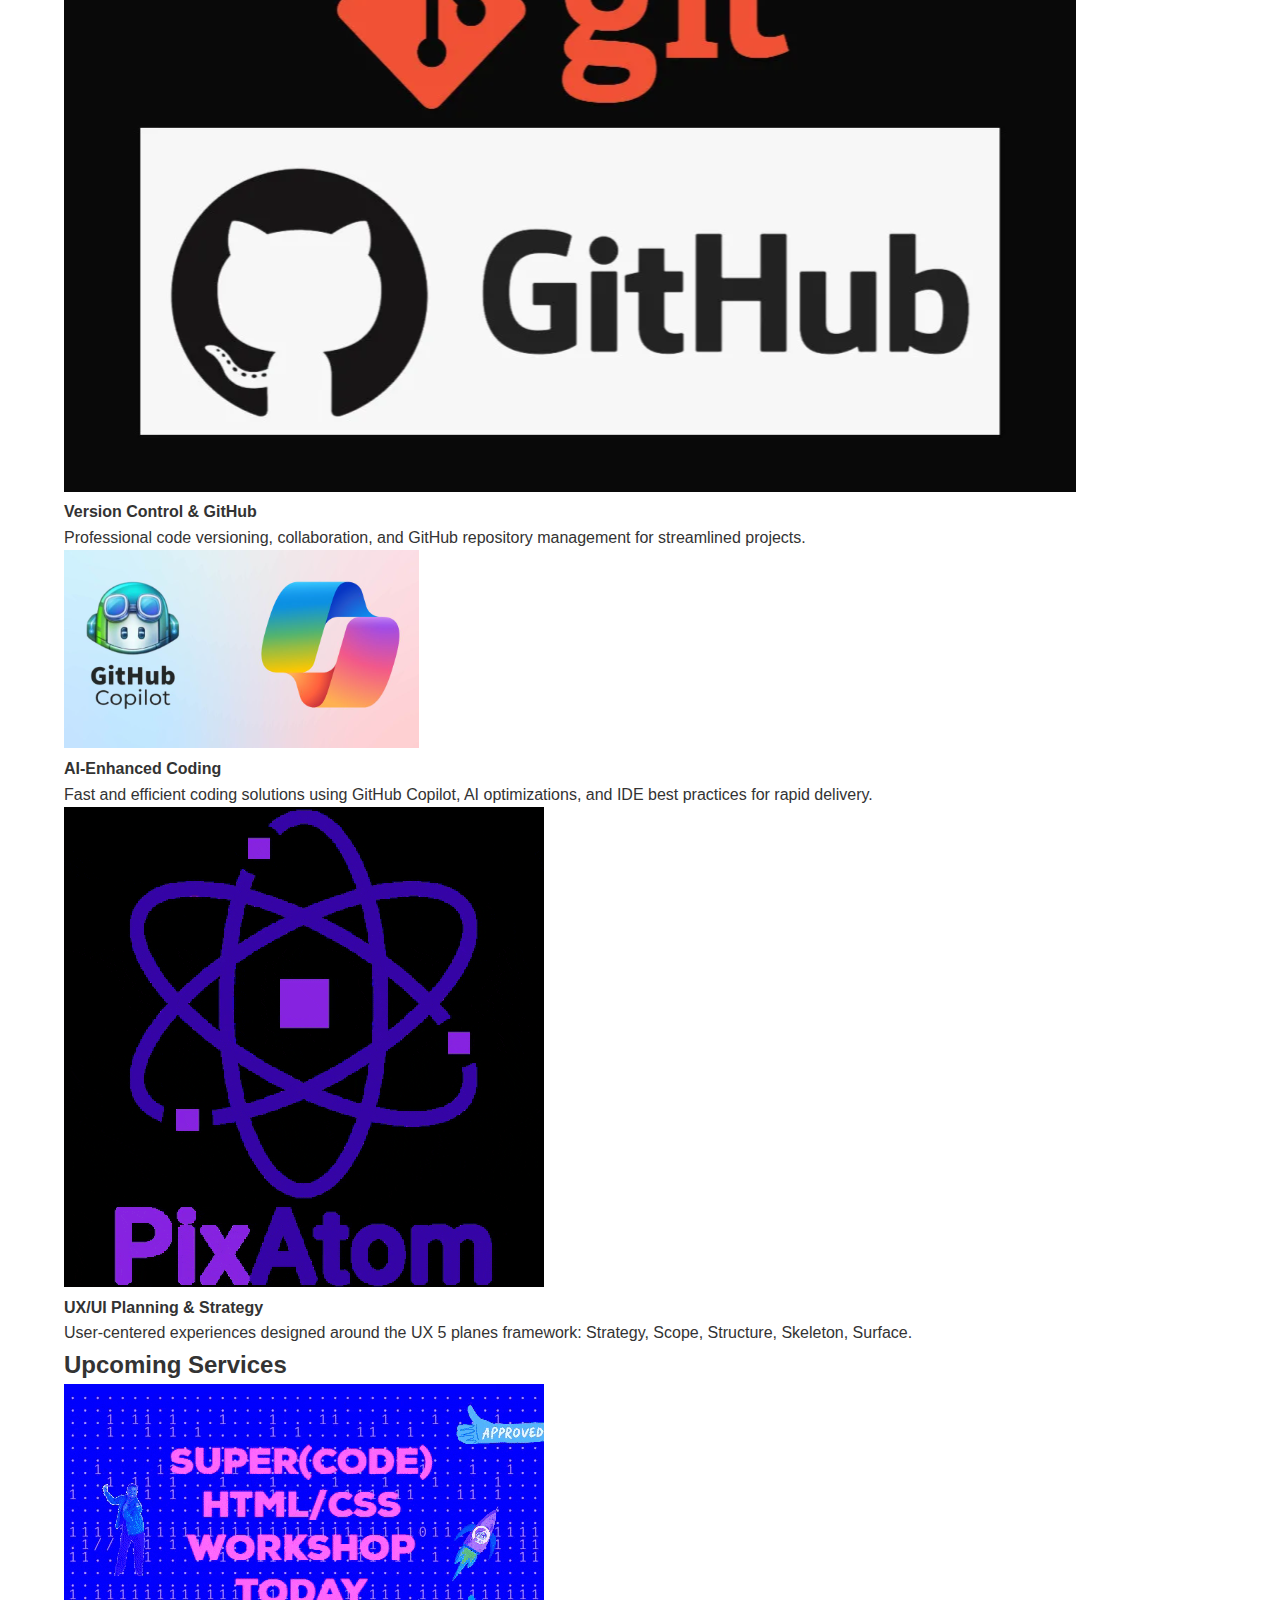
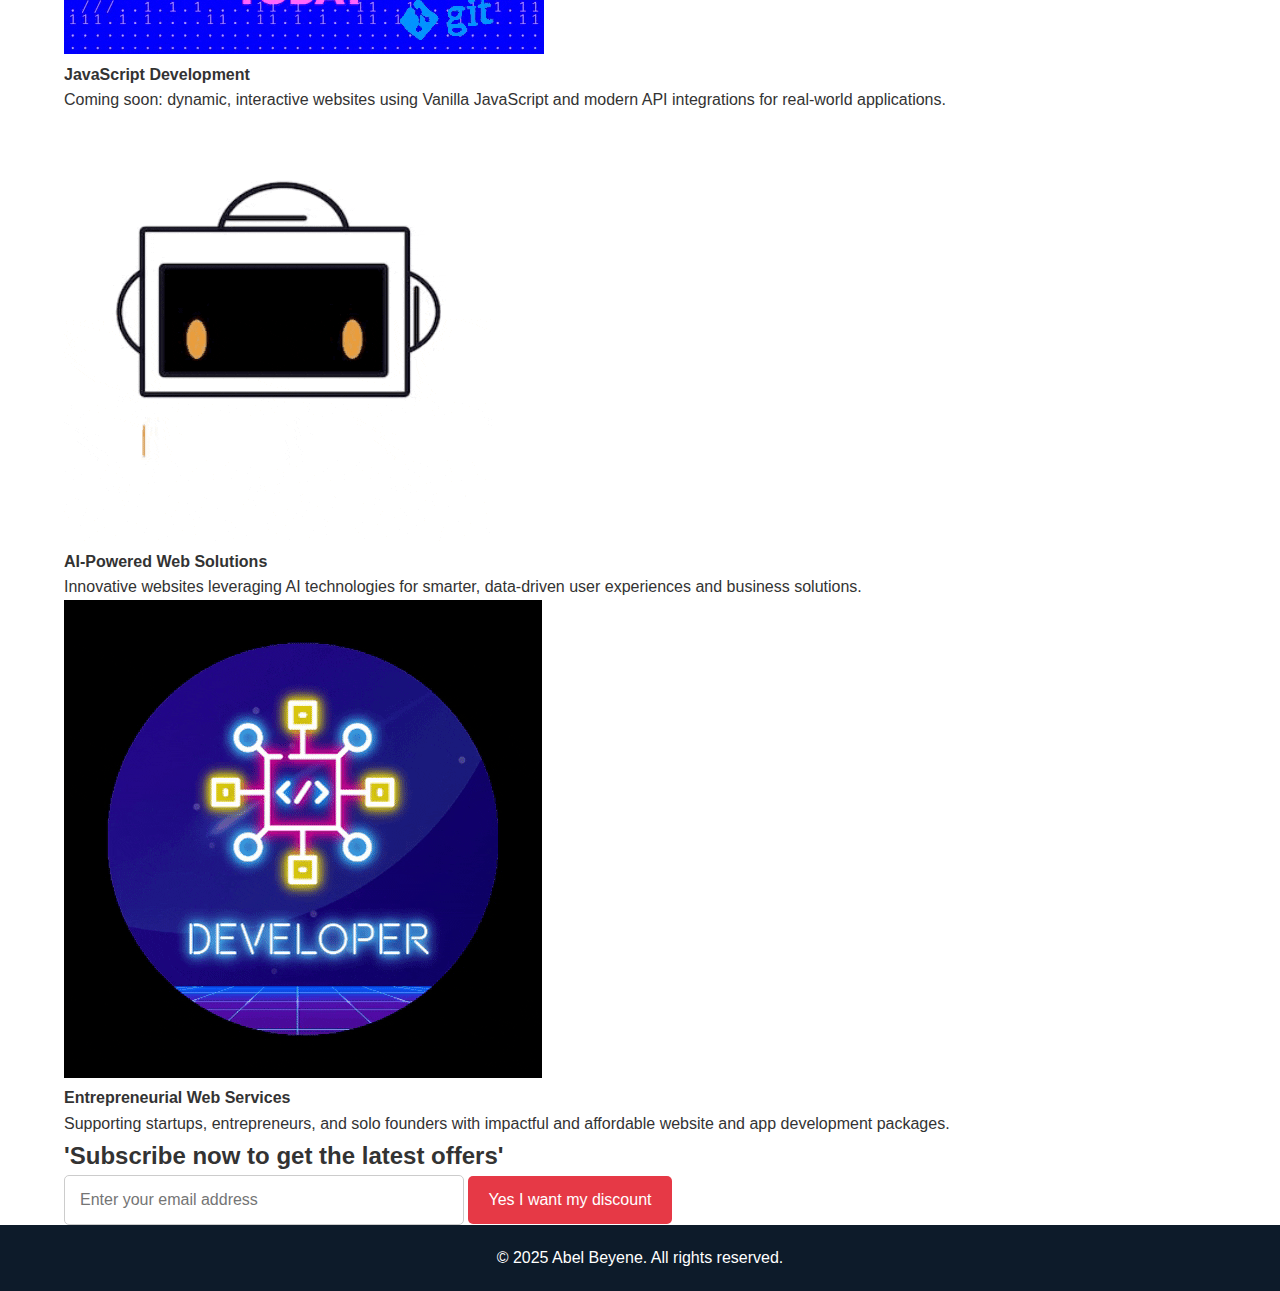
<file: services.html>
<!DOCTYPE html>
<html lang="en">

<head>
    <meta charset="UTF-8">
    <meta name="viewport" content="width=device-width, initial-scale=1.0">
    <title>Services - Abel Beyene</title>
    <link rel="stylesheet" href="assets/css/style.css">
</head>

<body>

    <!-- Navigation -->
    <header class="header">
        <div class="container nav-container">
            <div class="logo-profile">
                <img src="assets/images/profile.jpg" alt="Abel Profile" class="profile-img">
                <h1 class="logo-text">Abel Beyene</h1>
            </div>
            <nav>
                <ul class="nav-links">
                    <li><a href="index.html">Home</a></li>
                    <li><a href="about.html">About</a></li>
                    <li><a href="services.html" class="active">Services</a></li>
                    <li><a href="projects.html">Projects</a></li>
                    <li><a href="articles.html">Articles</a></li>
                    <li><a href="contact.html">Contact</a></li>
                </ul>
            </nav>
        </div>
    </header>

    <!-- Services Hero -->
    <section class="services-hero">
        <div class="container">
            <h1>Professional Web Development Services</h1>
            <p>Building future-proof websites with clean code, creative design, and tailored digital solutions for
                businesses and individuals.</p>
        </div>
    </section>

    <!-- Discount Banner -->
    <section class="discount-banner">
        <div class="container">
            <img src="assets/images/20 percent off discount banner.png"
                alt="20% OFF Website Offer - Expires 31 May 2025" class="discount-img">
        </div>
    </section>

    <!-- Available Services -->
    <section class="available-services">
        <div class="container">
            <h2>Tailored Services to Grow Your Brand</h2>
            <div class="services-grid">
                <div class="service-card">
                    <img src="assets/images/bootstrap logo.png" alt="Bootstrap">
                    <h4>Responsive Web Design</h4>
                    <p>Mobile-first websites using HTML5, CSS3, and Bootstrap 5. Elegant, functional, and future-ready
                        designs for all devices.</p>
                </div>
                <div class="service-card">
                    <img src="assets/images/git and github.png" alt="GitHub">
                    <h4>Version Control & GitHub</h4>
                    <p>Professional code versioning, collaboration, and GitHub repository management for streamlined
                        projects.</p>
                </div>
                <div class="service-card">
                    <img src="assets/images/github copilot  and ms365.png" alt="Copilot">
                    <h4>AI-Enhanced Coding</h4>
                    <p>Fast and efficient coding solutions using GitHub Copilot, AI optimizations, and IDE best
                        practices for rapid delivery.</p>
                </div>
                <div class="service-card">
                    <img src="assets/images/marketing digital GIF by PixAtom.gif" alt="Marketing" class="small-icon">
                    <h4>UX/UI Planning & Strategy</h4>
                    <p>User-centered experiences designed around the UX 5 planes framework: Strategy, Scope, Structure,
                        Skeleton, Surface.</p>
                </div>
            </div>
        </div>
    </section>

    <!-- Upcoming Services -->
    <section class="upcoming-services">
        <div class="container">
            <h2>Upcoming Services</h2>
            <div class="services-grid">
                <div class="service-card">
                    <img src="assets/images/find me on Slack .gif" alt="Slack Communication" class="small-icon">
                    <h4>JavaScript Development</h4>
                    <p>Coming soon: dynamic, interactive websites using Vanilla JavaScript and modern API integrations
                        for real-world applications.</p>
                </div>
                <div class="service-card">
                    <img src="assets/images/Code Coding GIF by Nuevo Foundation.gif" alt="Code">
                    <h4>AI-Powered Web Solutions</h4>
                    <p>Innovative websites leveraging AI technologies for smarter, data-driven user experiences and
                        business solutions.</p>
                </div>
                <div class="service-card">
                    <img src="assets/images/Developer Entrepreneurs GIF by Startup Weekend Singapore.gif"
                        alt="Entrepreneur">
                    <h4>Entrepreneurial Web Services</h4>
                    <p>Supporting startups, entrepreneurs, and solo founders with impactful and affordable website and
                        app development packages.</p>
                </div>
            </div>
        </div>
    </section>

    <!-- Subscription Form -->
    <section class="subscription">
    <div class="container">
        <h2>'Subscribe now to get the latest offers'</h2>
        <form class="subscription-form">
            <input type="email" id="email" name="email" placeholder="Enter your email address" list="email-domains" required>
            <datalist id="email-domains">
                <option value="@gmail.com">
                <option value="@gmail.co.uk">
                <option value="@gmail.x">
                <option value="@outlook.com">
                <option value="@outlook.co.uk">
                <option value="@outlook.x">
                <option value="@yahoo.com">
                <option value="@yahoo.co.uk">
                <option value="@yahoo.x">
                <option value="@hotmail.com">
                <option value="@hotmail.co.uk">
                <option value="@hotmail.x">
                <option value="@icloud.com">
                <option value="@icloud.co.uk">
                <option value="@icloud.x">
            </datalist>
            <button type="submit" class="btn-primary">Yes I want my discount</button>
        </form>
    </div>
</section>

    <!-- Footer -->
    <footer class="footer">
        <p>© 2025 Abel Beyene. All rights reserved.</p>
    </footer>

</body>

</html>
</file>
<file: assets/css/style.css>
/* --------------------------------------------------
Section: Global Reset and Base Styles
Description: Resets default margins, paddings, and sets base typography and layout.
Matches HTML: <html> and overall document
-------------------------------------------------- */
* {
    margin: 0;
    padding: 0;
    box-sizing: border-box;
}

body {
    font-family: 'Poppins', sans-serif;
    background-color: #ffffff;
    color: #333;
    line-height: 1.6;
}

.container {
    width: 90%;
    margin: auto;
}

/* --------------------------------------------------
Section: Header/Navigation Section
Description: Styles for the header, logo, and navigation links.
Matches HTML: <header class="header">, <nav>, <div class="logo-profile">
-------------------------------------------------- */

/* Styles for the header container */
.header {
    width: 100%; /* Full width of the viewport */
    background: #0d1b2a; /* Dark blue background */
    padding: 10px 0; /* Vertical padding for spacing */
    position: fixed; /* Fixes the header at the top of the page */
    top: 0; /* Aligns the header to the top of the viewport */
    z-index: 999; /* Ensures the header stays above other elements */
}

/* Styles for the navigation container */
.nav-container {
    display: flex; /* Flexbox layout for alignment */
    justify-content: space-between; /* Space between logo and navigation links */
    align-items: center; /* Vertically center the items */
}

/* Styles for the logo and profile container */
.logo-profile {
    display: flex; /* Flexbox layout for alignment */
    align-items: center; /* Vertically center the logo and text */
    gap: 10px; /* Spacing between the profile image and text */
}

/* Styles for the profile image */
.profile-img {
    width: 40px; /* Fixed width for the image */
    height: 40px; /* Fixed height for the image */
    object-fit: cover; /* Ensures the image fits within the container */
    border-radius: 50%; /* Makes the image circular */
    border: 2px solid #e63946; /* Red border around the image */
}

/* Styles for the logo text */
.logo-text {
    font-size: 1.5rem; /* Larger font size for the logo text */
    color: #fff; /* White text color */
    margin-left: 10px; /* Spacing between the text and the image */
}

/* Styles for the navigation links container */
.nav-links {
    list-style: none; /* Removes default list styling */
    display: flex; /* Flexbox layout for horizontal alignment */
}

/* Styles for each navigation link item */
.nav-links li {
    margin-left: 20px; /* Spacing between each navigation link */
}

/* Styles for the navigation links */
.nav-links a {
    text-decoration: none; /* Removes underline from links */
    color: #fff; /* White text color */
    font-weight: 500; /* Medium font weight for better readability */
    padding: 5px 10px; /* Padding for clickable area */
}

/* Styles for the active or hovered navigation link */
.nav-links a.active,
.nav-links a:hover {
    background: #e63946; /* Red background for active or hovered link */
    border-radius: 5px; /* Rounded corners for the background */
}

/* Navigation Bar Styles */
.navbar {
    background-color: #f8f9fa; /* Light background */
    padding: 10px 20px;
}

.navbar-nav {
    display: flex;
    gap: 15px; /* Spacing between nav links */
}

.nav-link {
    color: #333; /* Default text color */
    text-decoration: none; /* Remove underline */
    padding: 5px 10px;
    border-radius: 5px; /* Rounded corners */
    transition: color 0.3s ease, background-color 0.3s ease; /* Smooth hover effect */
}

.nav-link:hover {
    color: #e63946; /* Red text on hover */
    background-color: #f1f1f1; /* Light gray background on hover */
}

.nav-link.active {
    color: #fff; /* White text for active link */
    background-color: #e63946; /* Red background for active link */
    border-radius: 5px; /* Rounded corners */
}

/* --------------------------------------------------
Section: Hero Section
Description: Styles for the hero area with background image and text overlay.
Matches HTML: <section class="hero-section">, <div class="hero-bg">, <div class="hero-text">
-------------------------------------------------- */
.hero-section {
    position: relative;
    overflow: hidden;
}

.hero-bg {
    position: relative;
}

.hero-bg img {
    width: 100%;
    height: auto;
    object-fit: scale-down;
    display: block;
}

/* Translucent overlay on top of hero image */
.hero-bg::after {
    content: "";
    position: absolute;
    top: 0;
    left: 0;
    width: 100%;
    height: 100%;
    background: rgba(0, 0, 0, 0.5);
    z-index: 1;
}

.hero-text {
    position: absolute;
    top: 50%;
    left: 50%;
    transform: translate(-50%, -50%);
    background: #fff;
    padding: 20px;
    border-radius: 10px;
    color: #000;
    text-align: center;
    z-index: 2;
    box-shadow: 0 4px 8px rgba(0, 0, 0, 0.3);
    font-size: 2rem;
}

.highlight-text {
    color: #e63946;
    font-size: 2.5rem;
    margin-bottom: 10px;
}

/* --------------------------------------------------
Section: Highlights Section
Description: Styles for the highlight cards grid.
Matches HTML: <section class="highlights">, <div class="highlights-grid">, <div class="highlight-card">
-------------------------------------------------- */
.highlights {
    padding: 60px 0;
    background-color: #f8f9fa;
}

.highlights-grid {
    display: flex;
    flex-wrap: wrap;
    justify-content: center;
    gap: 30px;
}

.highlight-card {
    background: #fff;
    padding: 20px;
    text-align: center;
    width: 250px;
    border-radius: 8px;
    box-shadow: 0 2px 8px rgba(0, 0, 0, 0.1);
}

.highlight-card img {
    width: 100%;
    height: 150px;
    object-fit: cover;
    border-radius: 8px 8px 0 0;
}

/* --------------------------------------------------
Section: Neon Quote Sections (Quote 1, 2, 3)
Description: Styles for full-width motivational neon quote sections.
Matches HTML: <section class="neon-quote-box full-bg quoteX">, nested <div class="quote-container">, and <p> elements.
-------------------------------------------------- */
.neon-quote-box {
    background: linear-gradient(135deg, #1a1a1a, #333);
    border: 2px solid #444;
    border-radius: 10px;
    padding: 50px 30px;
    box-shadow: 0 6px 12px rgba(0, 0, 0, 0.6);
}

/* .full-bg is used to provide an alternate dark background */
.full-bg {
    background: #111;
    padding: 40px 20px;
    width: 100%;
    text-align: center;
    border-radius: 0;
    box-shadow: 0 4px 8px rgba(0, 0, 0, 0.5);
    margin: 0;
}

/* Constrain quote content width */
.quote-container {
    max-width: 800px;
    margin: 0 auto;
}

/* Common style for quote text */
.neon-quote-box p {
    font-family: 'Dancing Script', cursive;
    font-size: 2.5rem;
    color: #f5f5f5;
    text-shadow: 0 0 10px rgba(255, 255, 255, 0.8);
    margin: 0;
    padding: 10px 0;
}

/* Neon text colors for each quote line */
.neon-line1 {
    color: #ffff99; /* Neon yellow for Quote 1 */
    text-shadow: 0 0 3px #ffff99, 0 0 6px #ffff99;
}

.neon-line2 {
    color: #ffff99; /* Neon yellow for Quote 2 */
    text-shadow: 0 0 3px #ffff99, 0 0 6px #ffff99;
}

.neon-line3 {
    color: #ff66cc; /* Hot pink for Quote 3 */
    text-shadow: 0 0 3px #ff66cc, 0 0 6px #ff66cc;
}

/* --------------------------------------------------
Section: Footer Section
Description: Styles for the footer area.
Matches HTML: <footer class="footer">
-------------------------------------------------- */
.footer {
    background: #0d1b2a;
    color: #fff;
    text-align: center;
    padding: 20px 0;
    margin-top: auto;
    position: relative;
    bottom: 0;
    width: 100%;
}

/* --------------------------------------------------
Section: About Page and Content
Description: Styles for the About page sections including hero, content grid, text, and images.
Matches HTML: <section class="about-hero">, <div class="about-container">, <img class="about-gif">, <div class="about-text">
-------------------------------------------------- */
.about-hero {
    text-align: center;
    padding: 80px 0 40px 0;
}

.fixed-bg {
    background: url('../images/about-me-custom-background-image.png') no-repeat center center/cover;
    background-attachment: fixed;
}

.about-container {
    display: grid;
    grid-template-columns: 1fr 1fr 1fr; /* Three columns */
    gap: 20px;
    align-items: start;
    padding: 40px 20px;
    margin-top: 20px; /* Reduce top margin */
    margin-bottom: 20px; /* Reduce bottom margin */
    padding-top: 10px; /* Reduce top padding */
    padding-bottom: 10px; /* Reduce bottom padding */
    min-height: 50px; /* Optional: Ensure a minimum height for alignment testing */
    background-color: #f9f9f9; /* Optional: Subtle background color for testing */
}

.about-gif {
    max-width: 100%;
    height: auto;
    display: block;
    margin: 0 auto 20px auto;
    /* Center the GIF and add spacing below */
    border-radius: 10px;
    box-shadow: 0 4px 10px rgba(0, 0, 0, 0.2);
}

.about-text {
    text-align: left;
    margin-top: 20px;
}

.about-text h2 {
    font-size: 1.8rem;
    margin-bottom: 15px;
}

.about-text p {
    margin-bottom: 15px;
    font-size: 1rem;
    line-height: 1.6;
}

.about-text .btn-primary {
    display: inline-block;
    padding: 10px 20px;
    background-color: #e63946;
    color: #fff;
    text-decoration: none;
    border-radius: 5px;
    transition: background-color 0.3s ease;
}

.about-text .btn-primary:hover {
    background-color: #d62839;
}

.profile-photo {
    max-width: 100%;
    height: auto;
    border-radius: 1000px;
    box-shadow: 0 4px 10px rgba(0, 0, 0, 0.2);
}

.coding-gif {
    max-width: 100%;
    height: auto;
    border-radius: 10px;
    box-shadow: 0 4px 10px rgba(0, 0, 0, 0.2);
}

/* --------------------------------------------------
Section: Download Button (Center Column)
Description: Styles for the download button on the About page.
Matches HTML: <div class="download-button">
-------------------------------------------------- */
.download-button {
    text-align: center;
    margin-top: 20px;
}

.download-button .btn-primary {
    display: inline-block;
    padding: 10px 20px;
    background-color: #e63946;
    color: #fff;
    text-decoration: none;
    border-radius: 5px;
    transition: background-color 0.3s ease;
}

.download-button .btn-primary:hover {
    background-color: #d62839;
}

/* --------------------------------------------------
Section: Subscription Form
Description: Styles for the newsletter subscription form.
Matches HTML: <form class="subscription-form">
-------------------------------------------------- */
.subscription-form input[type="email"] {
    width: 100%;
    /* Make the input box take up the full width of its container */
    max-width: 400px;
    /* Set a maximum width for larger screens */
    padding: 15px;
    /* Increase padding for a larger input box */
    border: 1px solid #ccc;
    border-radius: 5px;
    font-size: 1rem;
    box-sizing: border-box;
    /* Ensure padding doesn't affect width */
}

.subscription-form button {
    padding: 15px 20px;
    /* Match the height of the input box */
    background-color: #e63946;
    color: #fff;
    border: none;
    border-radius: 5px;
    font-size: 1rem;
    cursor: pointer;
    transition: background-color 0.3s ease;
}

.subscription-form button:hover {
    background-color: #d62839;
}

/* --------------------------------------------------
Section: Testimonials Carousel
Description: Styles for the testimonials section and Bootstrap carousel.
-------------------------------------------------- */
.testimonials-section {
    text-align: center;
    background-color: #f9f9f9;
    padding: 2rem 0;
}

.testimonial {
    margin: 1rem auto;
    max-width: 600px;
}

.testimonial-image {
    width: 100px;
    height: 100px;
    object-fit: cover;
    border: 3px solid #ddd;
}

.rating {
    font-size: 1.5rem;
    color: #ffcc00;
    margin-top: 0.5rem;
}

.carousel-indicators {
    display: flex;
    justify-content: center;
    gap: 1rem;
    margin-top: 1rem;
}

.thumbnail-dot {
    width: 50px;
    height: 50px;
    object-fit: cover;
    border-radius: 50%;
    border: 2px solid #ddd;
}

.carousel-indicators button {
    background: none;
    border: none;
}

.carousel-indicators button.active {
    border-color: #007bff;
}

/* --------------------------------------------------
Section: Motivation Video & Quote (Steve Jobs)
Description: Styles for the motivation video section and its associated button.
Matches HTML: <section class="motivation-video">
-------------------------------------------------- */
.motivation-video {
    text-align: center;
    margin: 40px 0;
}

.motivation-video .btn-primary {
    margin-top: 20px;
}

/* --------------------------------------------------
Section: Motivation Quote (Neon Handwriting)
Description: Styles for a separate motivational quote styled as neon text.
Matches HTML: <div class="motivation-quote">
-------------------------------------------------- */
.motivation-quote {
    font-family: 'Pacifico', cursive;
    font-size: 2.2rem;
    text-align: center;
    background: rgba(0, 0, 0, 0.6);
    padding: 20px;
    border-radius: 5px;
    margin: 30px 0;
}

.motivation-quote .neon-first {
    color: #ff66cc;
    text-shadow: 0 0 5px #ff66cc, 0 0 10px #ff66cc, 0 0 20px #ff66cc;
}

.motivation-quote .neon-rest {
    color: #ffff66;
    text-shadow: 0 0 5px #ffff66, 0 0 10px #ffff66, 0 0 20px #ffff66;
}

/* --------------------------------------------------
Section: Contact Section
Description: Styles for the contact form and its elements.
Matches HTML: <section class="contact-section">, <form class="contact-form">
-------------------------------------------------- */
.contact-section {
    padding: 80px 0;
    text-align: center;
}

.contact-form {
    margin-top: 30px;
    max-width: 600px;
    margin-left: auto;
    margin-right: auto;
}

.form-group {
    margin-bottom: 20px;
    display: flex;
    flex-direction: column;
    gap: 10px;
}

.contact-form input,
.contact-form textarea {
    width: 100%;
    padding: 12px;
    border: 1px solid #ccc;
    border-radius: 5px;
    font-size: 1rem;
}

.contact-form input:focus,
.contact-form textarea:focus {
    outline: none;
    border-color: #e63946;
}

/* --------------------------------------------------
Section: Primary Button Styles
Description: Shared styles for primary buttons across the site.
Matches HTML: Any element with class "btn-primary"
-------------------------------------------------- */
.btn-primary {
    background-color: #e63946; /* Default background color */
    color: #fff; /* Default text color */
    padding: 12px 20px;
    border: 2px solid transparent; /* Transparent border by default */
    border-radius: 5px;
    font-size: 1rem;
    text-decoration: none; /* Remove underline */
    display: inline-block; /* Make it behave like a button */
    transition: background-color 0.3s ease, transform 0.3s ease, border-color 0.3s ease; /* Smooth transition */
}

.btn-primary:hover {
    background-color: #d62839; /* Darker red on hover */
    transform: scale(1.05); /* Slightly scale up on hover */
    border-color: #000; /* Black outline on hover */
    cursor: pointer; /* Change cursor to pointer */
}

/* --------------------------------------------------
Section: Services Section (Orange Box)
Description: Adds a border and background color to the services section.
-------------------------------------------------- */
.services {
    background-color: #fff7e6; /* Light orange background */
    border: 2px solid #ffa500; /* Orange border */
    padding: 20px;
    border-radius: 8px; /* Rounded corners */
    margin: 20px 0; /* Spacing between sections */
}

.services h2 {
    color: #ff8c00; /* Dark orange for the heading */
    text-align: center; /* Center the heading */
}   

.services h4 {
    color: #e67e22; /* Dark orange for headings */
}

.services p {
    color: #555; /* Neutral text color */
}

/* Remove underline and default link styling for the services link */
.services-link {
    text-decoration: none; /* Remove underline */
    color: inherit; /* Inherit text color from parent */
}

/* Optional: Add hover effect for the services link */
.services-link:hover .services {
    background-color: #ffe4b2; /* Slightly darker orange on hover */
    transition: background-color 0.3s ease; /* Smooth transition */
}

/* --------------------------------------------------
Section: Projects Section (Yellow Box)
Description: Adds a border and background color to the projects section.
-------------------------------------------------- */
.projects {
    background-color: #fffde7; /* Light yellow background */
    border: 2px solid #ffd700; /* Yellow border */
    padding: 20px;
    border-radius: 8px; /* Rounded corners */
    margin: 20px 0; /* Spacing between sections */
}

.projects h2 {
    color: #f4c20d; /* Golden yellow for the heading */
    text-align: center; /* Center the heading */
}

.project-card {
    background-color: #fff; /* White background for project cards */
    border: 1px solid #ddd; /* Subtle border for cards */
    border-radius: 8px; /* Rounded corners for cards */
    padding: 15px;
    text-align: center;
    box-shadow: 0 2px 4px rgba(0, 0, 0, 0.1); /* Light shadow for depth */
}

.project-card h4 {
    color: #f4c20d; /* Golden yellow for project titles */
}

.project-card p {
    color: #555; /* Neutral text color */
}

/* Remove underline and default link styling for the projects link */
.projects-link {
    text-decoration: none; /* Remove underline */
    color: inherit; /* Inherit text color from parent */
}

/* Optional: Add hover effect for the projects link */
.projects-link:hover .projects {
    background-color: #fff9c4; /* Slightly darker yellow on hover */
    transition: background-color 0.3s ease; /* Smooth transition */
    cursor: pointer; /* Show pointer cursor on hover */
}

/* Add hover effect for the projects section */
.projects {
    transition: transform 0.3s ease, background-color 0.3s ease; /* Smooth transition */
}

.projects:hover {
    transform: scale(1.02); /* Slightly scale up the section */
    background-color: #fff9c4; /* Slightly darker yellow background on hover */
    cursor: pointer; /* Change cursor to pointer */
}

/* --------------------------------------------------
Section: Articles Section (Green Box)
Description: Adds a border and background color to the articles section.
-------------------------------------------------- */
.articles {
    background-color: #e8f5e9; /* Light green background */
    border: 2px solid #4caf50; /* Green border */
    padding: 20px;
    border-radius: 8px; /* Rounded corners */
    margin: 20px 0; /* Spacing between sections */
}

.articles h2 {
    color: #388e3c; /* Dark green for the heading */
    text-align: center; /* Center the heading */
}

.articles-list li a {
    color: #2e7d32; /* Dark green for article links */
    text-decoration: none;
}

.articles-list li a:hover {
    text-decoration: underline; /* Underline links on hover */
}

/* --------------------------------------------------
Section: Media Queries / Responsive Design
Description: Adjustments applied for smaller screens.
Matches HTML: Entire layout when viewed on mobile devices
-------------------------------------------------- */
@media (max-width: 768px) {
    .highlights-grid {
        flex-direction: column;
        gap: 20px;
    }

    .neon-quote-box p {
        font-size: 2.5rem;
    }
    
    .about-container {
        grid-template-columns: 1fr;
        text-align: center;
    }
    
    .about-item {
        margin-bottom: 30px;
    }
    
    .about-text {
        text-align: center;
    }
    
    .subscription-form {
        display: flex;
        flex-direction: column;
        gap: 15px;
    }
    
    .subscription-form input[type="email"],
    .subscription-form button {
        width: 100%;
    }
}

/* Add hover effect for the articles section */
.articles {
    transition: transform 0.3s ease, background-color 0.3s ease; /* Smooth transition */
}

.articles:hover {
    transform: scale(1.02); /* Slightly scale up the section */
    background-color: #d7f7d7; /* Slightly darker green background on hover */
    cursor: pointer; /* Change cursor to pointer */
}

/* --------------------------------------------------
Section: Custom Navbar Styles
Description: Styles for the custom Bootstrap navbar.
Matches HTML: <nav class="navbar navbar-expand-lg navbar-light bg-light">
-------------------------------------------------- */
.navbar {
    background-color: #f8f9fa; /* Light background */
    padding: 10px 20px;
}

.navbar-toggler {
    border: none; /* Remove default border */
}

.navbar-toggler-icon {
    background-image: none; /* Remove default icon */
}

/* Custom icon for the toggler */
.navbar-toggler::after {
    content: '\2630'; /* Unicode for hamburger icon */
    font-size: 1.5rem;
    color: #333;
}

/* Collapse styles */
.collapse {
    display: none !important;
}

.navbar-collapse {
    display: flex !important;
    flex-direction: column;
    align-items: center;
    width: 100%;
}

.navbar-nav {
    width: 100%;
    display: flex;
    flex-direction: column;
    align-items: center;
    padding: 0;
}

.nav-item {
    width: 100%;
    text-align: center;
}

.nav-link {
    padding: 10px 0;
    width: 100%;
    display: block;
    color: #333;
    text-decoration: none;
    transition: background-color 0.3s ease;
}

.nav-link:hover,
.nav-link.active {
    background-color: #e63946;
    color: #fff;
}

/* --------------------------------------------------
Section: Projects Timeline
Description: Styles for the vertical timeline of projects.
-------------------------------------------------- */
.projects-timeline-section {
    padding: 50px 20px;
    background-color: #f8f9fa;
    overflow: hidden;
}

.timeline-container-wrapper {
    max-width: 960px;
    margin: 0 auto;
}

.timeline-main-title {
    text-align: center;
    font-size: 2.2rem;
    color: #0d1b2a;
    margin-bottom: 40px;
    font-weight: bold;
}

.timeline {
    position: relative;
    margin: 0 auto;
}

/* The Central Vertical Line */
.timeline::before {
    content: '';
    position: absolute;
    top: 0;
    left: 50%;
    transform: translateX(-50%);
    width: 4px;
    height: 100%;
    background-color: #e63946;
    z-index: 1;
}

.timeline-item {
    padding: 10px 0;
    position: relative;
    width: 100%;
    margin-bottom: 30px;
    display: flex;
}

/* Marker on the central line */
.timeline-marker {
    position: absolute;
    top: 35px; /* Adjust to align with where the date/connector visually meets the line */
    left: 50%;
    transform: translateX(-50%);
    width: 18px;
    height: 18px;
    background-color: #fff;
    border: 4px solid #e63946;
    border-radius: 50%;
    z-index: 3;
}

.timeline-content-wrapper {
    width: calc(50% - 30px); /* Adjusted to provide space from the central line */
    display: flex;
    flex-direction: column;
    position: relative;
}

.timeline-left {
    align-items: flex-end;
    margin-right: auto;
    padding-right: 30px;
}

.timeline-right {
    align-items: flex-start;
    margin-left: auto;
    padding-left: 30px;
}

.timeline-date-connector {
    display: flex;
    flex-direction: column;
    align-items: inherit;
    margin-bottom: 5px;
    width: 100%;
}
/* Align date text based on left/right positioning */
.timeline-left .timeline-date-connector { text-align: right; }
.timeline-right .timeline-date-connector { text-align: left; }

.timeline-date {
    background-color: #e63946;
    color: white;
    padding: 5px 10px;
    border-radius: 15px;
    font-size: 0.85rem;
    font-weight: bold;
    display: inline-block;
    margin-bottom: 5px;
    box-shadow: 0 2px 4px rgba(0,0,0,0.1);
}

.timeline-connector-line {
    height: 2px;
    background-color: #e63946;
    width: 40px; /* Length of the horizontal line from date towards center */
}
/* Align connector line based on left/right positioning */
.timeline-left .timeline-connector-line { margin-left: auto; }
.timeline-right .timeline-connector-line { margin-right: auto; }

.timeline-card {
    background-color: #ffffff;
    padding: 20px;
    border-radius: 8px;
    box-shadow: 0 2px 10px rgba(0, 0, 0, 0.08);
    width: 100%;
    transition: transform 0.3s ease, box-shadow 0.3s ease;
    border: 1px solid #e0e0e0;
}

.timeline-card:hover {
    transform: translateY(-3px);
    box-shadow: 0 6px 15px rgba(0, 0, 0, 0.12);
}

.timeline-project-image {
    width: 100%;
    height: 180px;
    object-fit: cover;
    border-radius: 6px;
    margin-bottom: 15px;
    border: 1px solid #eee;
}

.timeline-card h3 {
    font-size: 1.4rem;
    color: #0d1b2a;
    margin-top: 0;
    margin-bottom: 8px;
    font-weight: 600;
}

.project-title-link {
    text-decoration: none;
    color: inherit;
}

.project-title-link:hover h3 {
    color: #e63946;
    text-decoration: underline;
}

.timeline-card p {
    font-size: 0.9rem;
    line-height: 1.5;
    color: #444;
    margin-bottom: 0;
}

/* Responsive adjustments for the timeline */
@media (max-width: 768px) {
    .timeline::before { /* Central line */
        left: 20px;
    }

    .timeline-item {
        flex-direction: column;
        align-items: flex-start;
    }

    .timeline-content-wrapper {
        width: 100%;
        padding: 0;
    }

    .timeline-left {
        align-items: flex-start;
        margin-right: 0;
        padding-right: 0;
    }

    .timeline-right {
        align-items: flex-start;
        margin-left: 0;
        padding-left: 0;
    }

    .timeline-date-connector {
        align-items: flex-start;
    }
}
</file>
